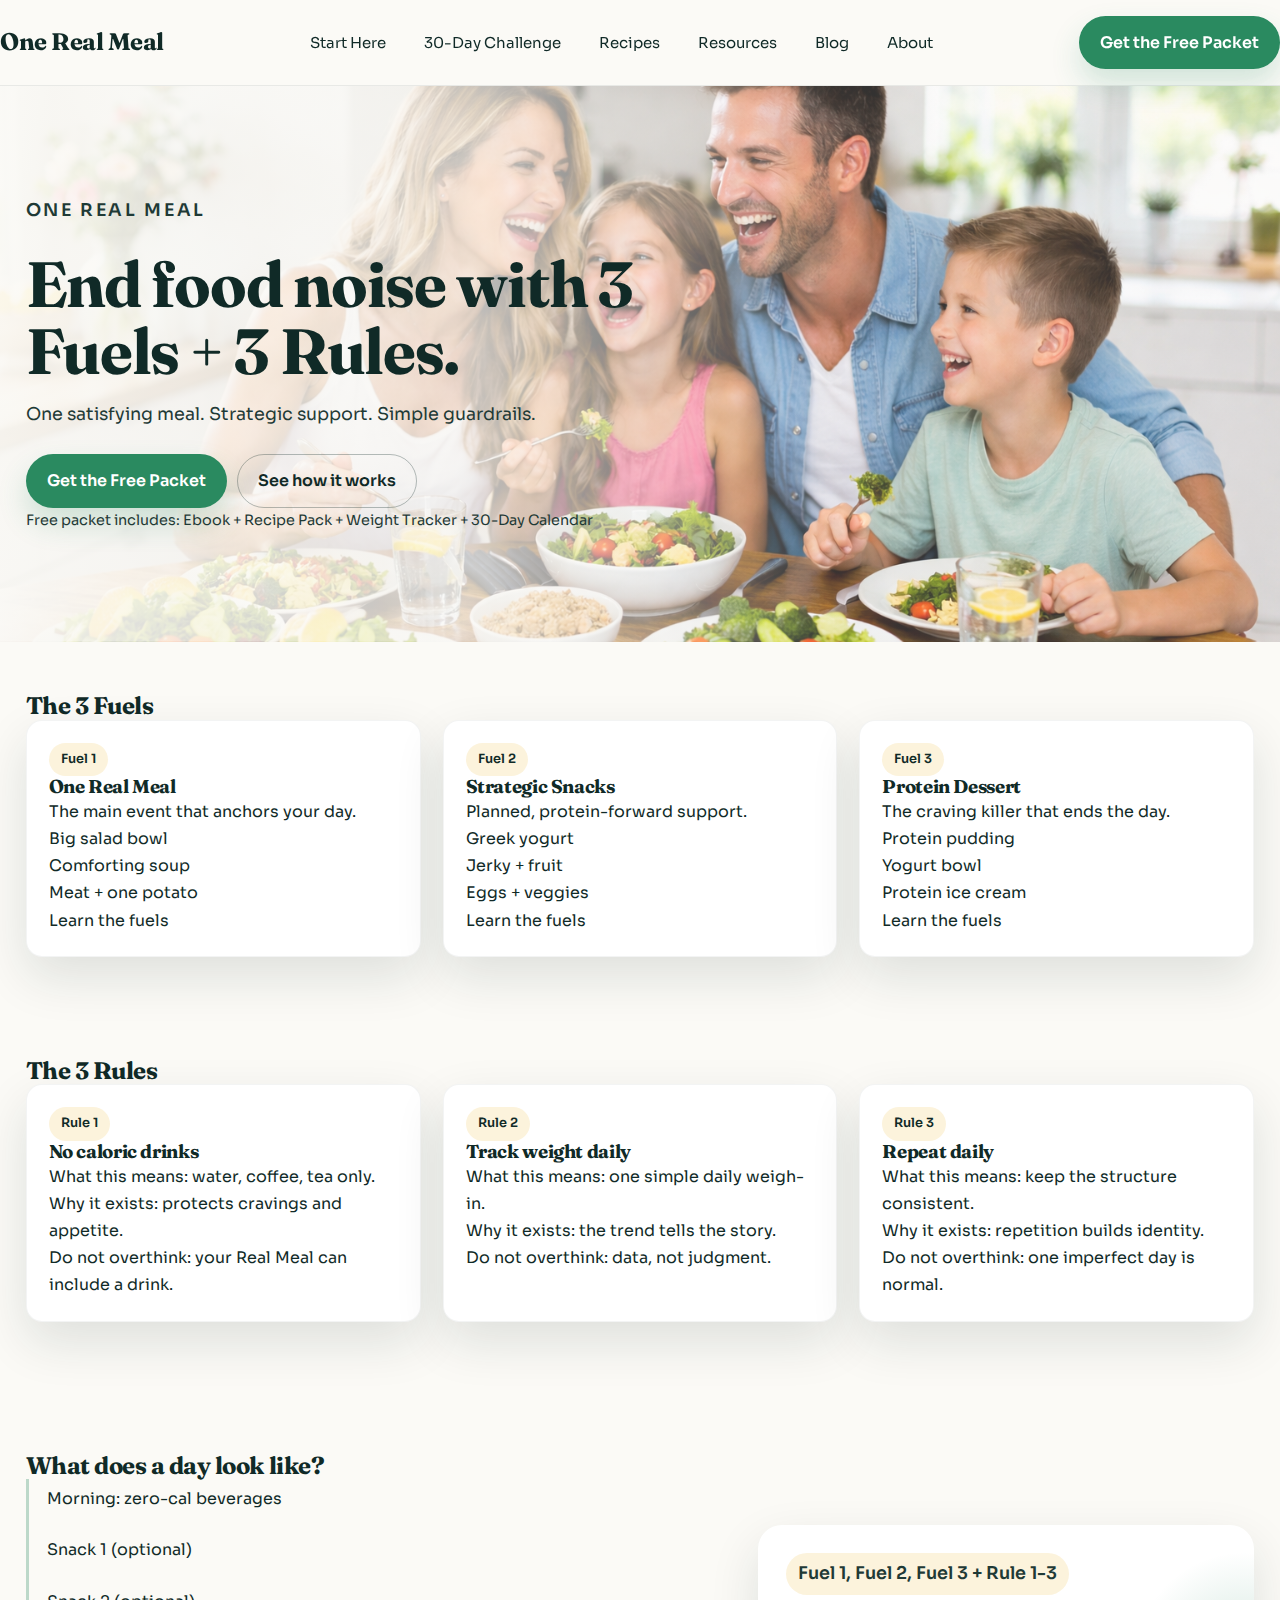
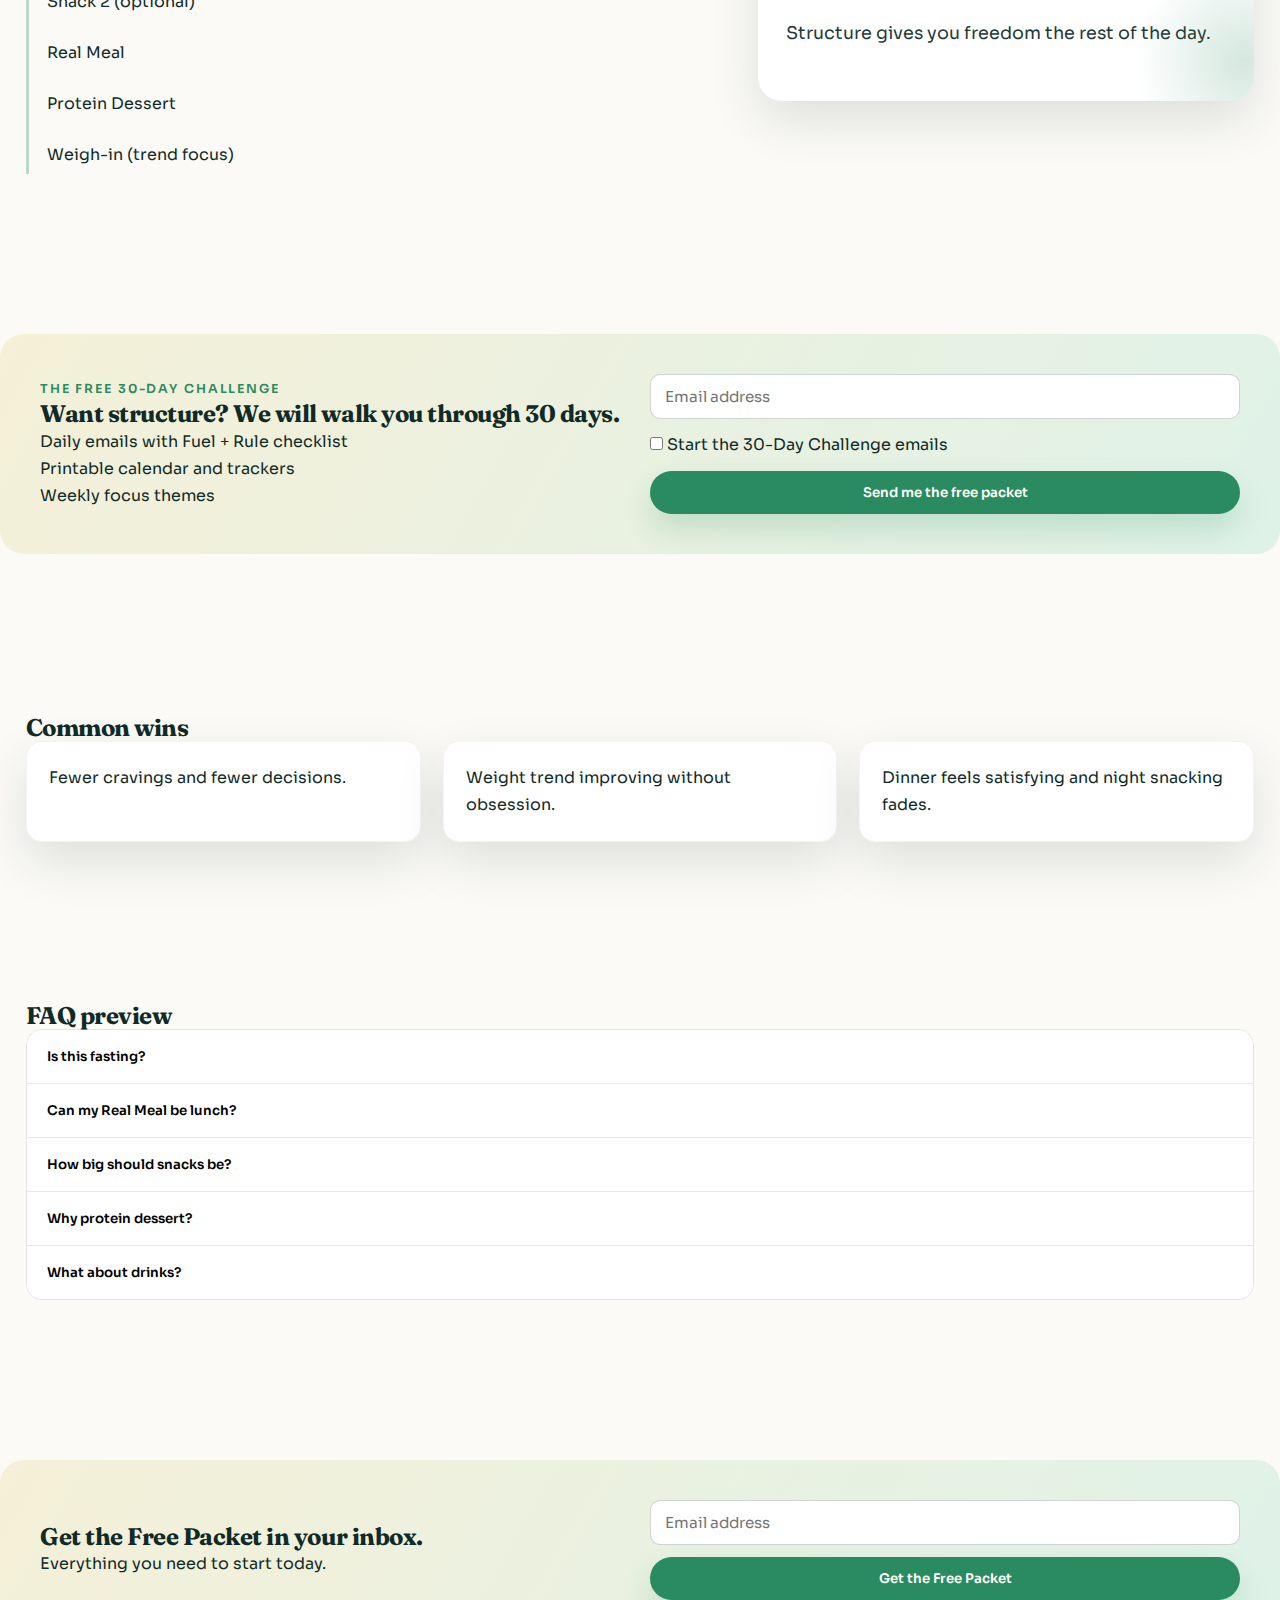
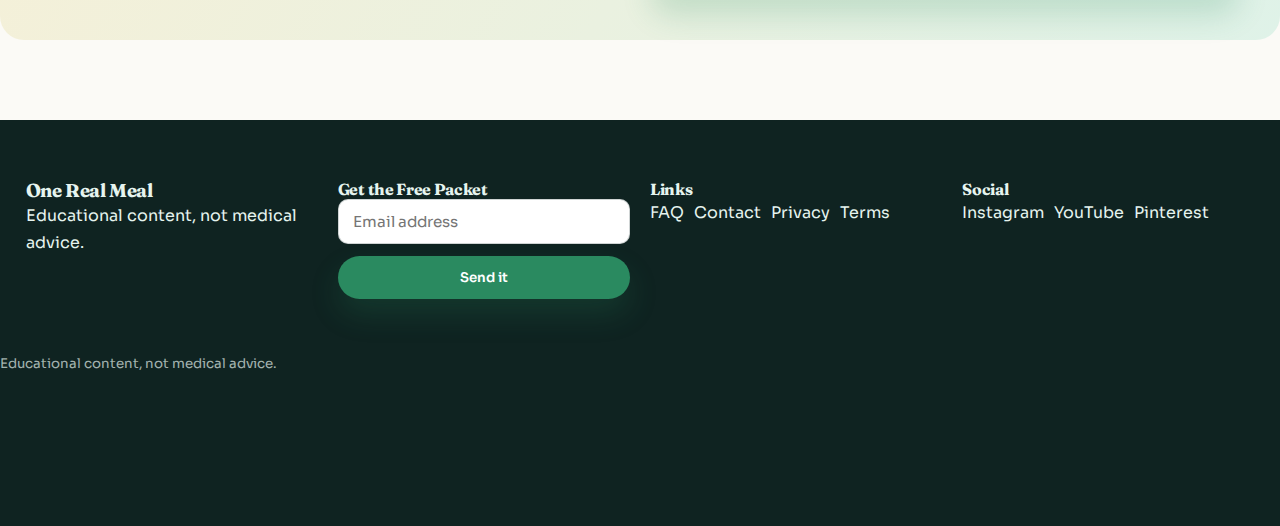
<file: index.html>
<!DOCTYPE html>
<html lang="en">
  <head>
    <meta charset="UTF-8" />
    <meta name="viewport" content="width=device-width, initial-scale=1.0" />
    <title>One Real Meal | End Food Noise With 3 Fuels + 3 Rules</title>
    <link rel="preconnect" href="https://fonts.googleapis.com" />
    <link rel="preconnect" href="https://fonts.gstatic.com" crossorigin />
    <link
      href="https://fonts.googleapis.com/css2?family=Fraunces:wght@600;700&family=Sora:wght@400;500;600&display=swap"
      rel="stylesheet"
    />
    <link rel="stylesheet" href="/assets/css/style.css" />
  </head>
  <body>
    <header class="site-header">
      <div class="container nav-wrap">
        <a class="logo" href="/index.html">One Real Meal</a>
        <nav class="nav-links" id="site-nav">
          <a href="/start-here/">Start Here</a>
          <a href="/challenge/">30-Day Challenge</a>
          <a href="/recipes/">Recipes</a>
          <a href="/resources/">Resources</a>
          <a href="/blog/">Blog</a>
          <a href="/about/">About</a>
        </nav>
        <div class="nav-cta">
          <a class="btn btn-primary" href="/resources/">Get the Free Packet</a>
        </div>
        <button class="nav-toggle" data-nav-toggle>Menu</button>
      </div>
    </header>

    <main>
      <section class="section hero-banner">
        <div class="container hero hero-banner-content">
          <div class="hero-copy">
            <p class="kicker">One Real Meal</p>
            <h1>End food noise with 3 Fuels + 3 Rules.</h1>
            <p>One satisfying meal. Strategic support. Simple guardrails.</p>
            <div class="pill-list">
              <a class="btn btn-primary" href="/resources/">Get the Free Packet</a>
              <a class="btn btn-secondary" href="/start-here/">See how it works</a>
            </div>
            <div class="micro-trust">
              <span>Free packet includes: Ebook + Recipe Pack + Weight Tracker + 30-Day Calendar</span>
            </div>
          </div>
        </div>
      </section>

      <section class="section-tight">
        <div class="container">
          <h2>The 3 Fuels</h2>
          <div class="card-grid">
            <article class="card">
              <span class="label">Fuel 1</span>
              <h3>One Real Meal</h3>
              <p>The main event that anchors your day.</p>
              <ul>
                <li>Big salad bowl</li>
                <li>Comforting soup</li>
                <li>Meat + one potato</li>
              </ul>
              <a href="/start-here/">Learn the fuels</a>
            </article>
            <article class="card">
              <span class="label">Fuel 2</span>
              <h3>Strategic Snacks</h3>
              <p>Planned, protein-forward support.</p>
              <ul>
                <li>Greek yogurt</li>
                <li>Jerky + fruit</li>
                <li>Eggs + veggies</li>
              </ul>
              <a href="/start-here/">Learn the fuels</a>
            </article>
            <article class="card">
              <span class="label">Fuel 3</span>
              <h3>Protein Dessert</h3>
              <p>The craving killer that ends the day.</p>
              <ul>
                <li>Protein pudding</li>
                <li>Yogurt bowl</li>
                <li>Protein ice cream</li>
              </ul>
              <a href="/start-here/">Learn the fuels</a>
            </article>
          </div>
        </div>
      </section>

      <section class="section-tight">
        <div class="container">
          <h2>The 3 Rules</h2>
          <div class="card-grid">
            <article class="card">
              <span class="label">Rule 1</span>
              <h3>No caloric drinks</h3>
              <ul>
                <li>What this means: water, coffee, tea only.</li>
                <li>Why it exists: protects cravings and appetite.</li>
                <li>Do not overthink: your Real Meal can include a drink.</li>
              </ul>
            </article>
            <article class="card">
              <span class="label">Rule 2</span>
              <h3>Track weight daily</h3>
              <ul>
                <li>What this means: one simple daily weigh-in.</li>
                <li>Why it exists: the trend tells the story.</li>
                <li>Do not overthink: data, not judgment.</li>
              </ul>
            </article>
            <article class="card">
              <span class="label">Rule 3</span>
              <h3>Repeat daily</h3>
              <ul>
                <li>What this means: keep the structure consistent.</li>
                <li>Why it exists: repetition builds identity.</li>
                <li>Do not overthink: one imperfect day is normal.</li>
              </ul>
            </article>
          </div>
        </div>
      </section>

      <section class="section">
        <div class="container hero">
          <div>
            <h2>What does a day look like?</h2>
            <div class="timeline">
              <div class="timeline-item">Morning: zero-cal beverages</div>
              <div class="timeline-item">Snack 1 (optional)</div>
              <div class="timeline-item">Snack 2 (optional)</div>
              <div class="timeline-item">Real Meal</div>
              <div class="timeline-item">Protein Dessert</div>
              <div class="timeline-item">Weigh-in (trend focus)</div>
            </div>
          </div>
          <div class="hero-card">
            <p class="label">Fuel 1, Fuel 2, Fuel 3 + Rule 1-3</p>
            <p>Structure gives you freedom the rest of the day.</p>
          </div>
        </div>
      </section>

      <section class="section">
        <div class="container banner">
          <div>
            <p class="kicker">The Free 30-Day Challenge</p>
            <h2>Want structure? We will walk you through 30 days.</h2>
            <ul>
              <li>Daily emails with Fuel + Rule checklist</li>
              <li>Printable calendar and trackers</li>
              <li>Weekly focus themes</li>
            </ul>
          </div>
          <form class="form js-cta-form">
            <input type="email" placeholder="Email address" required />
            <label>
              <input type="checkbox" /> Start the 30-Day Challenge emails
            </label>
            <button class="btn btn-primary" type="submit">Send me the free packet</button>
            <p class="form-success success" hidden>Success! Your packet is on the way.</p>
          </form>
        </div>
      </section>

      <section class="section">
        <div class="container">
          <h2>Common wins</h2>
          <div class="card-grid">
            <article class="card">
              <p>Fewer cravings and fewer decisions.</p>
            </article>
            <article class="card">
              <p>Weight trend improving without obsession.</p>
            </article>
            <article class="card">
              <p>Dinner feels satisfying and night snacking fades.</p>
            </article>
          </div>
        </div>
      </section>

      <section class="section">
        <div class="container">
          <h2>FAQ preview</h2>
          <div class="accordion">
            <div class="accordion-item">
              <button class="accordion-trigger">Is this fasting?</button>
              <div class="accordion-panel">No. You are still eating daily; the focus is clarity and structure.</div>
            </div>
            <div class="accordion-item">
              <button class="accordion-trigger">Can my Real Meal be lunch?</button>
              <div class="accordion-panel">Yes. Pick the time you want your main event to happen.</div>
            </div>
            <div class="accordion-item">
              <button class="accordion-trigger">How big should snacks be?</button>
              <div class="accordion-panel">Palm-sized and protein-forward.</div>
            </div>
            <div class="accordion-item">
              <button class="accordion-trigger">Why protein dessert?</button>
              <div class="accordion-panel">It closes the day and prevents night hunting.</div>
            </div>
            <div class="accordion-item">
              <button class="accordion-trigger">What about drinks?</button>
              <div class="accordion-panel">Stick to no-calorie drinks outside the meal window.</div>
            </div>
          </div>
        </div>
      </section>

      <section class="section">
        <div class="container banner">
          <div>
            <h2>Get the Free Packet in your inbox.</h2>
            <p>Everything you need to start today.</p>
          </div>
          <form class="form js-cta-form">
            <input type="email" placeholder="Email address" required />
            <button class="btn btn-primary" type="submit">Get the Free Packet</button>
            <p class="form-success success" hidden>Success! Check your inbox.</p>
          </form>
        </div>
      </section>
    </main>

    <footer class="footer">
      <div class="container footer-grid">
        <div>
          <h3>One Real Meal</h3>
          <p>Educational content, not medical advice.</p>
        </div>
        <div>
          <h4>Get the Free Packet</h4>
          <form class="form js-cta-form">
            <input type="email" placeholder="Email address" required />
            <button class="btn btn-primary" type="submit">Send it</button>
            <p class="form-success success" hidden>Success! Check your inbox.</p>
          </form>
        </div>
        <div>
          <h4>Links</h4>
          <div class="pill-list">
            <a href="/faq/">FAQ</a>
            <a href="/contact/">Contact</a>
            <a href="/privacy.html">Privacy</a>
            <a href="/terms.html">Terms</a>
          </div>
        </div>
        <div>
          <h4>Social</h4>
          <div class="pill-list">
            <a href="#">Instagram</a>
            <a href="#">YouTube</a>
            <a href="#">Pinterest</a>
          </div>
        </div>
      </div>
      <div class="container section-tight">
        <small>Educational content, not medical advice.</small>
      </div>
    </footer>

    <div class="mobile-cta">
      <a class="btn btn-primary" href="/resources/">Get the Free Packet</a>
    </div>

    <script src="/assets/js/main.js"></script>
  </body>
</html>
</file>
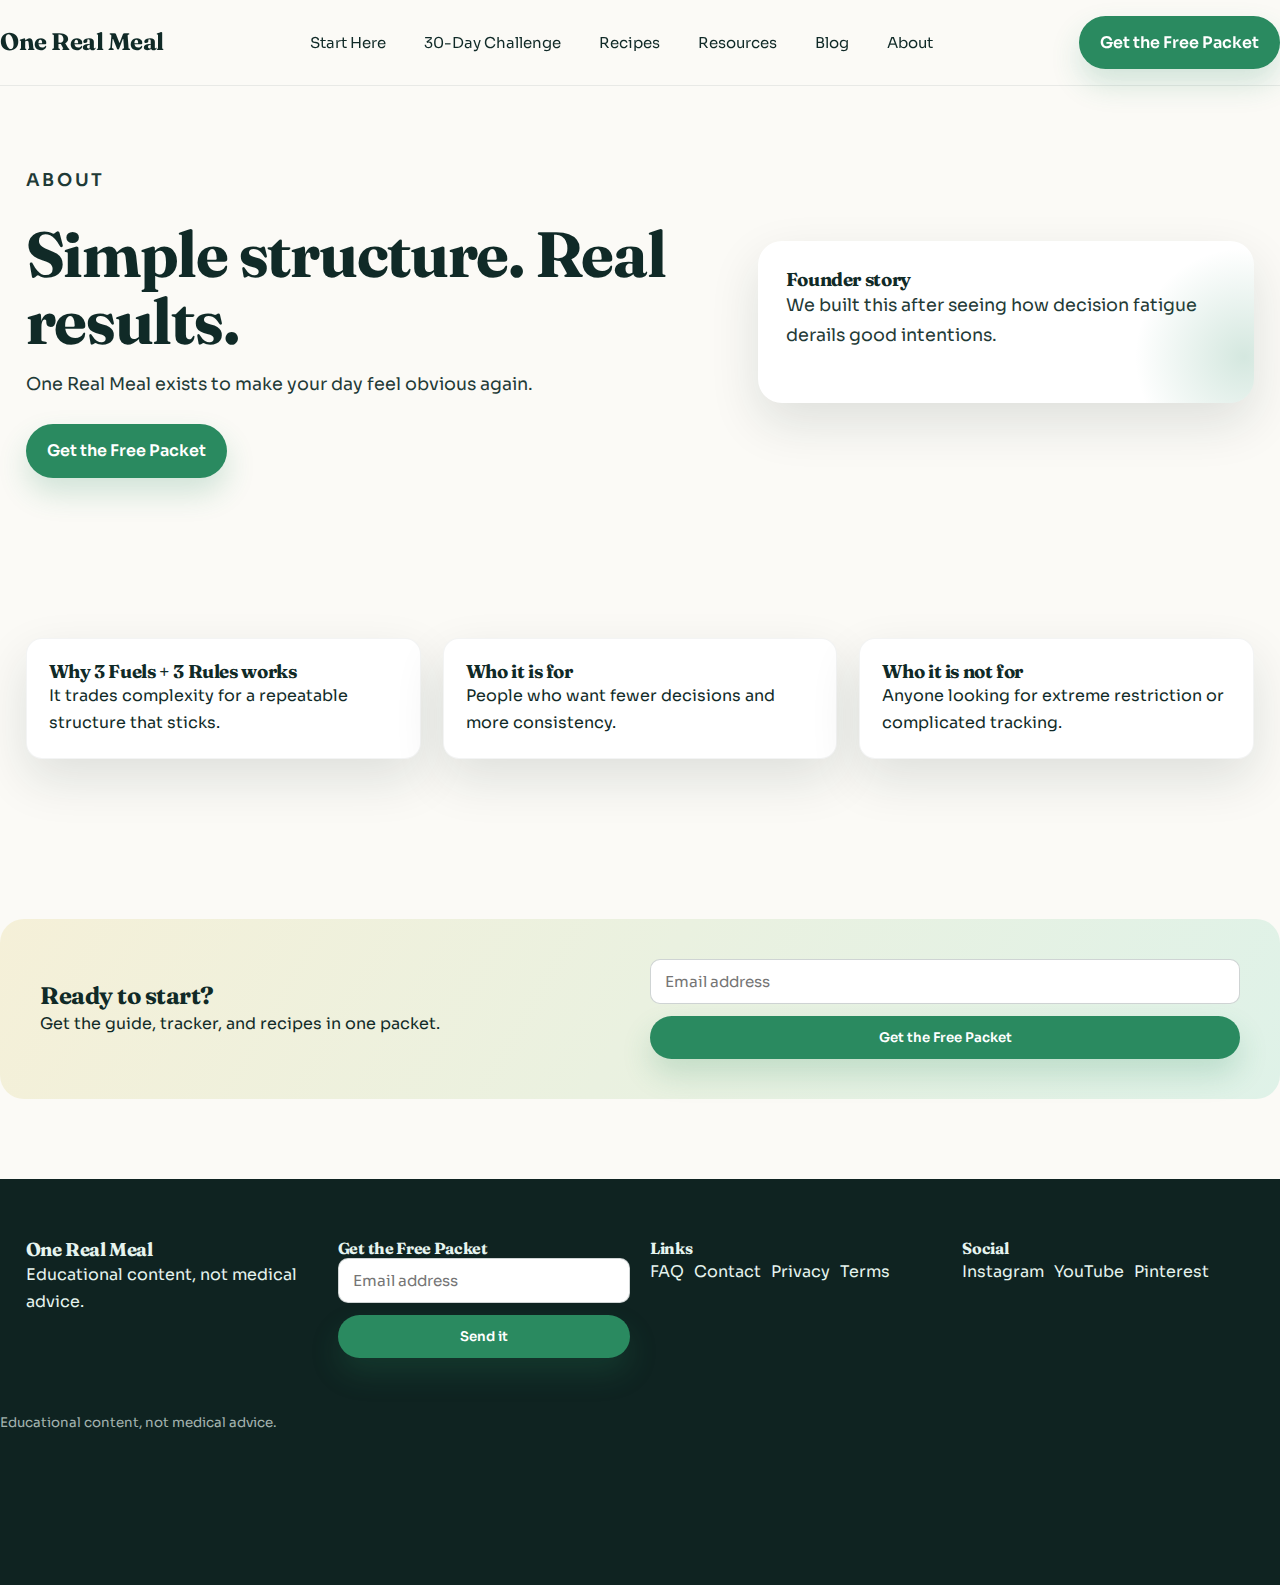
<file: about/index.html>
<!DOCTYPE html>
<html lang="en">
  <head>
    <meta charset="UTF-8" />
    <meta name="viewport" content="width=device-width, initial-scale=1.0" />
    <title>About | One Real Meal</title>
    <link rel="preconnect" href="https://fonts.googleapis.com" />
    <link rel="preconnect" href="https://fonts.gstatic.com" crossorigin />
    <link
      href="https://fonts.googleapis.com/css2?family=Fraunces:wght@600;700&family=Sora:wght@400;500;600&display=swap"
      rel="stylesheet"
    />
    <link rel="stylesheet" href="/assets/css/style.css" />
  </head>
  <body>
    <header class="site-header">
      <div class="container nav-wrap">
        <a class="logo" href="/index.html">One Real Meal</a>
        <nav class="nav-links" id="site-nav">
          <a href="/start-here/">Start Here</a>
          <a href="/challenge/">30-Day Challenge</a>
          <a href="/recipes/">Recipes</a>
          <a href="/resources/">Resources</a>
          <a href="/blog/">Blog</a>
          <a href="/about/">About</a>
        </nav>
        <div class="nav-cta">
          <a class="btn btn-primary" href="/resources/">Get the Free Packet</a>
        </div>
        <button class="nav-toggle" data-nav-toggle>Menu</button>
      </div>
    </header>

    <main>
      <section class="section">
        <div class="container hero">
          <div>
            <p class="kicker">About</p>
            <h1>Simple structure. Real results.</h1>
            <p>One Real Meal exists to make your day feel obvious again.</p>
            <a class="btn btn-primary" href="/resources/">Get the Free Packet</a>
          </div>
          <div class="hero-card">
            <h3>Founder story</h3>
            <p>We built this after seeing how decision fatigue derails good intentions.</p>
          </div>
        </div>
      </section>

      <section class="section">
        <div class="container card-grid">
          <article class="card">
            <h3>Why 3 Fuels + 3 Rules works</h3>
            <p>It trades complexity for a repeatable structure that sticks.</p>
          </article>
          <article class="card">
            <h3>Who it is for</h3>
            <p>People who want fewer decisions and more consistency.</p>
          </article>
          <article class="card">
            <h3>Who it is not for</h3>
            <p>Anyone looking for extreme restriction or complicated tracking.</p>
          </article>
        </div>
      </section>

      <section class="section">
        <div class="container banner">
          <div>
            <h2>Ready to start?</h2>
            <p>Get the guide, tracker, and recipes in one packet.</p>
          </div>
          <form class="form js-cta-form">
            <input type="email" placeholder="Email address" required />
            <button class="btn btn-primary" type="submit">Get the Free Packet</button>
            <p class="form-success success" hidden>Success! Check your inbox.</p>
          </form>
        </div>
      </section>
    </main>

    <footer class="footer">
      <div class="container footer-grid">
        <div>
          <h3>One Real Meal</h3>
          <p>Educational content, not medical advice.</p>
        </div>
        <div>
          <h4>Get the Free Packet</h4>
          <form class="form js-cta-form">
            <input type="email" placeholder="Email address" required />
            <button class="btn btn-primary" type="submit">Send it</button>
            <p class="form-success success" hidden>Success! Check your inbox.</p>
          </form>
        </div>
        <div>
          <h4>Links</h4>
          <div class="pill-list">
            <a href="/faq/">FAQ</a>
            <a href="/contact/">Contact</a>
            <a href="/privacy.html">Privacy</a>
            <a href="/terms.html">Terms</a>
          </div>
        </div>
        <div>
          <h4>Social</h4>
          <div class="pill-list">
            <a href="#">Instagram</a>
            <a href="#">YouTube</a>
            <a href="#">Pinterest</a>
          </div>
        </div>
      </div>
      <div class="container section-tight">
        <small>Educational content, not medical advice.</small>
      </div>
    </footer>

    <div class="mobile-cta">
      <a class="btn btn-primary" href="/resources/">Get the Free Packet</a>
    </div>

    <script src="/assets/js/main.js"></script>
  </body>
</html>
</file>
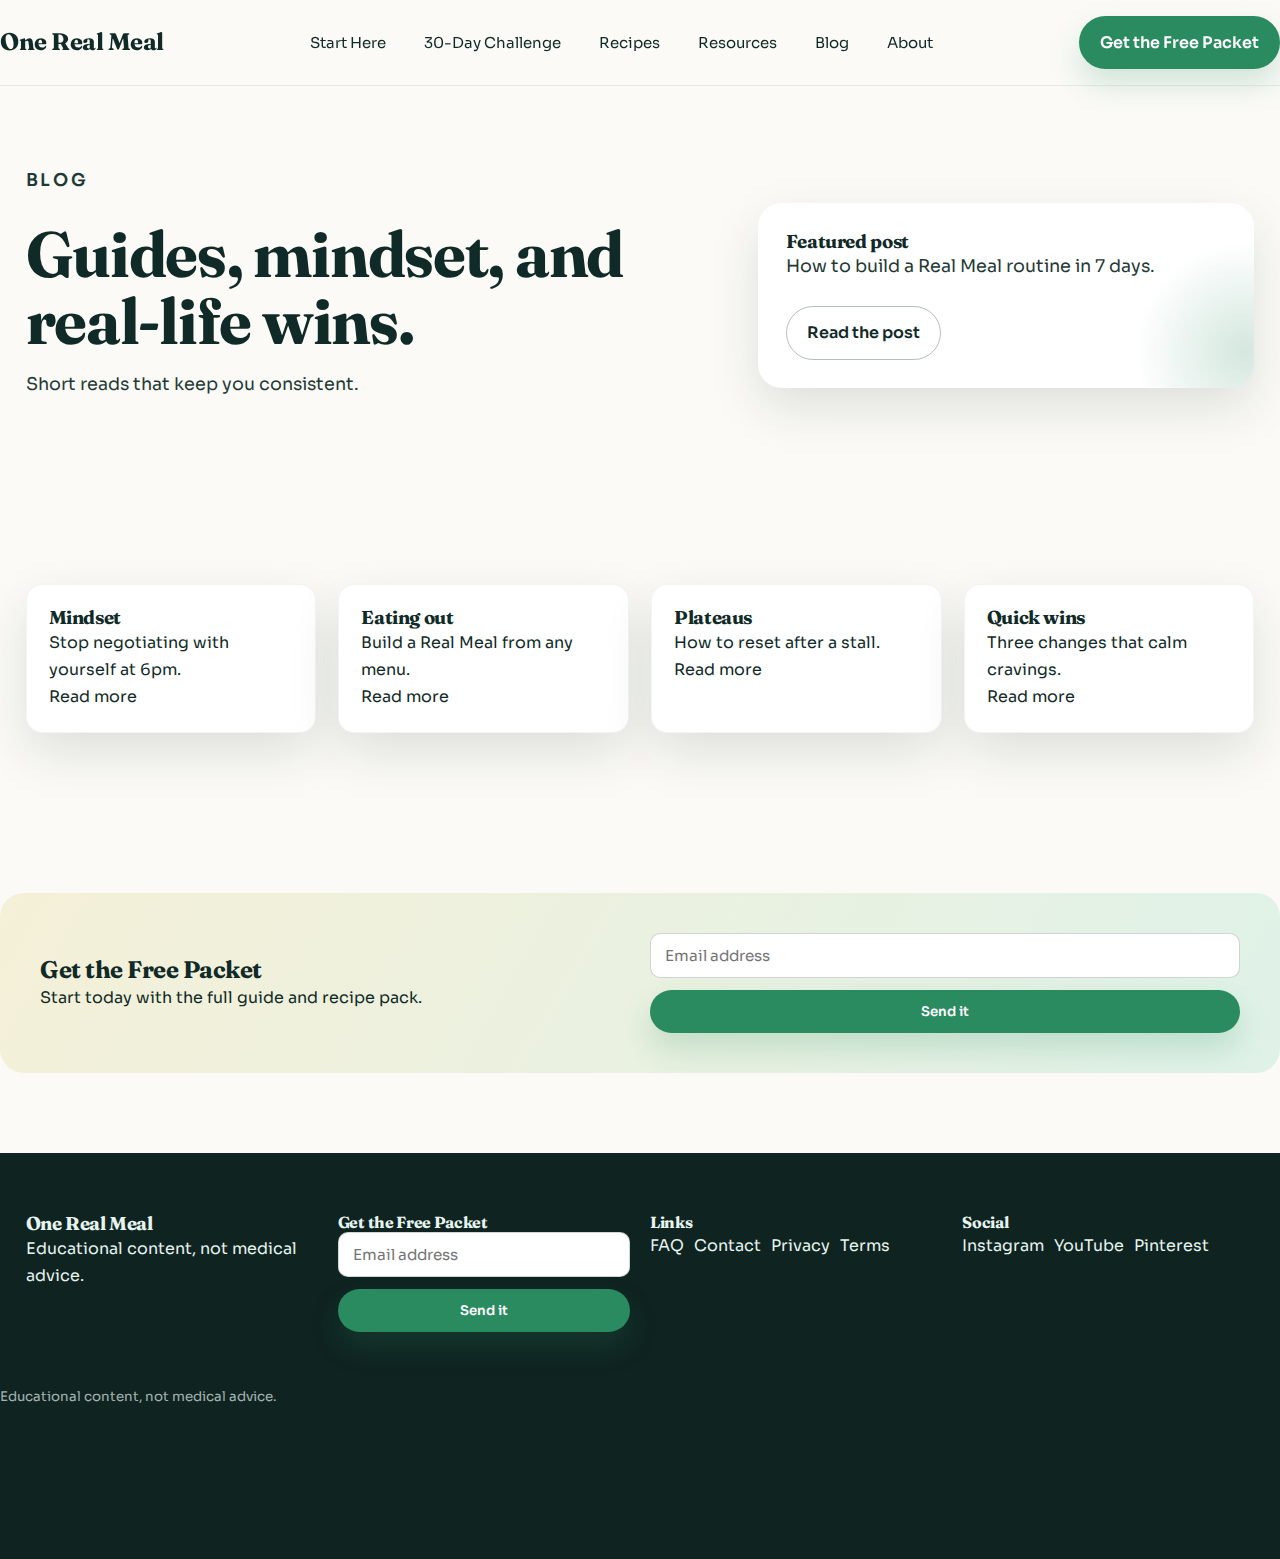
<file: blog/index.html>
<!DOCTYPE html>
<html lang="en">
  <head>
    <meta charset="UTF-8" />
    <meta name="viewport" content="width=device-width, initial-scale=1.0" />
    <title>Blog | One Real Meal</title>
    <link rel="preconnect" href="https://fonts.googleapis.com" />
    <link rel="preconnect" href="https://fonts.gstatic.com" crossorigin />
    <link
      href="https://fonts.googleapis.com/css2?family=Fraunces:wght@600;700&family=Sora:wght@400;500;600&display=swap"
      rel="stylesheet"
    />
    <link rel="stylesheet" href="/assets/css/style.css" />
  </head>
  <body>
    <header class="site-header">
      <div class="container nav-wrap">
        <a class="logo" href="/index.html">One Real Meal</a>
        <nav class="nav-links" id="site-nav">
          <a href="/start-here/">Start Here</a>
          <a href="/challenge/">30-Day Challenge</a>
          <a href="/recipes/">Recipes</a>
          <a href="/resources/">Resources</a>
          <a href="/blog/">Blog</a>
          <a href="/about/">About</a>
        </nav>
        <div class="nav-cta">
          <a class="btn btn-primary" href="/resources/">Get the Free Packet</a>
        </div>
        <button class="nav-toggle" data-nav-toggle>Menu</button>
      </div>
    </header>

    <main>
      <section class="section">
        <div class="container hero">
          <div>
            <p class="kicker">Blog</p>
            <h1>Guides, mindset, and real-life wins.</h1>
            <p>Short reads that keep you consistent.</p>
          </div>
          <div class="hero-card">
            <h3>Featured post</h3>
            <p>How to build a Real Meal routine in 7 days.</p>
            <a class="btn btn-secondary" href="/blog/post.html">Read the post</a>
          </div>
        </div>
      </section>

      <section class="section">
        <div class="container">
          <div class="card-grid">
            <article class="card">
              <h3>Mindset</h3>
              <p>Stop negotiating with yourself at 6pm.</p>
              <a href="/blog/post.html">Read more</a>
            </article>
            <article class="card">
              <h3>Eating out</h3>
              <p>Build a Real Meal from any menu.</p>
              <a href="/blog/post.html">Read more</a>
            </article>
            <article class="card">
              <h3>Plateaus</h3>
              <p>How to reset after a stall.</p>
              <a href="/blog/post.html">Read more</a>
            </article>
            <article class="card">
              <h3>Quick wins</h3>
              <p>Three changes that calm cravings.</p>
              <a href="/blog/post.html">Read more</a>
            </article>
          </div>
        </div>
      </section>

      <section class="section">
        <div class="container banner">
          <div>
            <h2>Get the Free Packet</h2>
            <p>Start today with the full guide and recipe pack.</p>
          </div>
          <form class="form js-cta-form">
            <input type="email" placeholder="Email address" required />
            <button class="btn btn-primary" type="submit">Send it</button>
            <p class="form-success success" hidden>Success! Check your inbox.</p>
          </form>
        </div>
      </section>
    </main>

    <footer class="footer">
      <div class="container footer-grid">
        <div>
          <h3>One Real Meal</h3>
          <p>Educational content, not medical advice.</p>
        </div>
        <div>
          <h4>Get the Free Packet</h4>
          <form class="form js-cta-form">
            <input type="email" placeholder="Email address" required />
            <button class="btn btn-primary" type="submit">Send it</button>
            <p class="form-success success" hidden>Success! Check your inbox.</p>
          </form>
        </div>
        <div>
          <h4>Links</h4>
          <div class="pill-list">
            <a href="/faq/">FAQ</a>
            <a href="/contact/">Contact</a>
            <a href="/privacy.html">Privacy</a>
            <a href="/terms.html">Terms</a>
          </div>
        </div>
        <div>
          <h4>Social</h4>
          <div class="pill-list">
            <a href="#">Instagram</a>
            <a href="#">YouTube</a>
            <a href="#">Pinterest</a>
          </div>
        </div>
      </div>
      <div class="container section-tight">
        <small>Educational content, not medical advice.</small>
      </div>
    </footer>

    <div class="mobile-cta">
      <a class="btn btn-primary" href="/resources/">Get the Free Packet</a>
    </div>

    <script src="/assets/js/main.js"></script>
  </body>
</html>
</file>
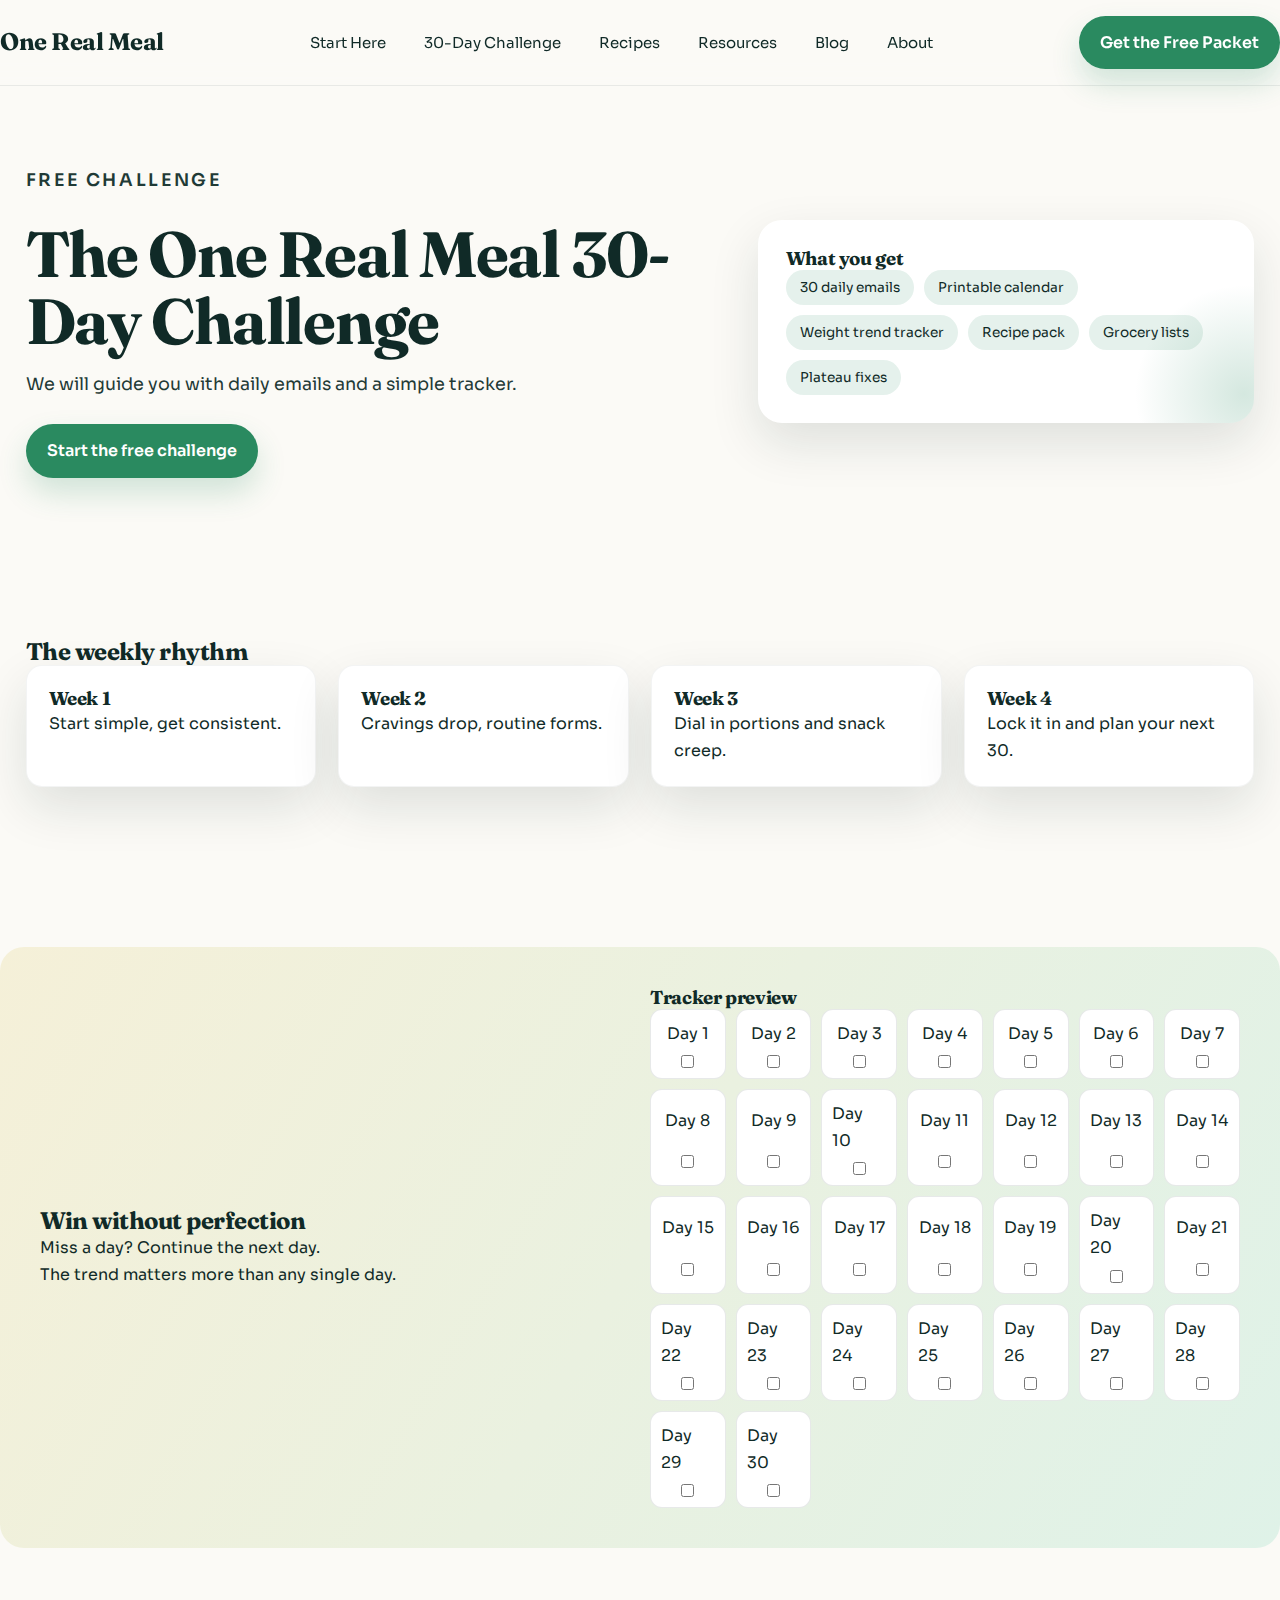
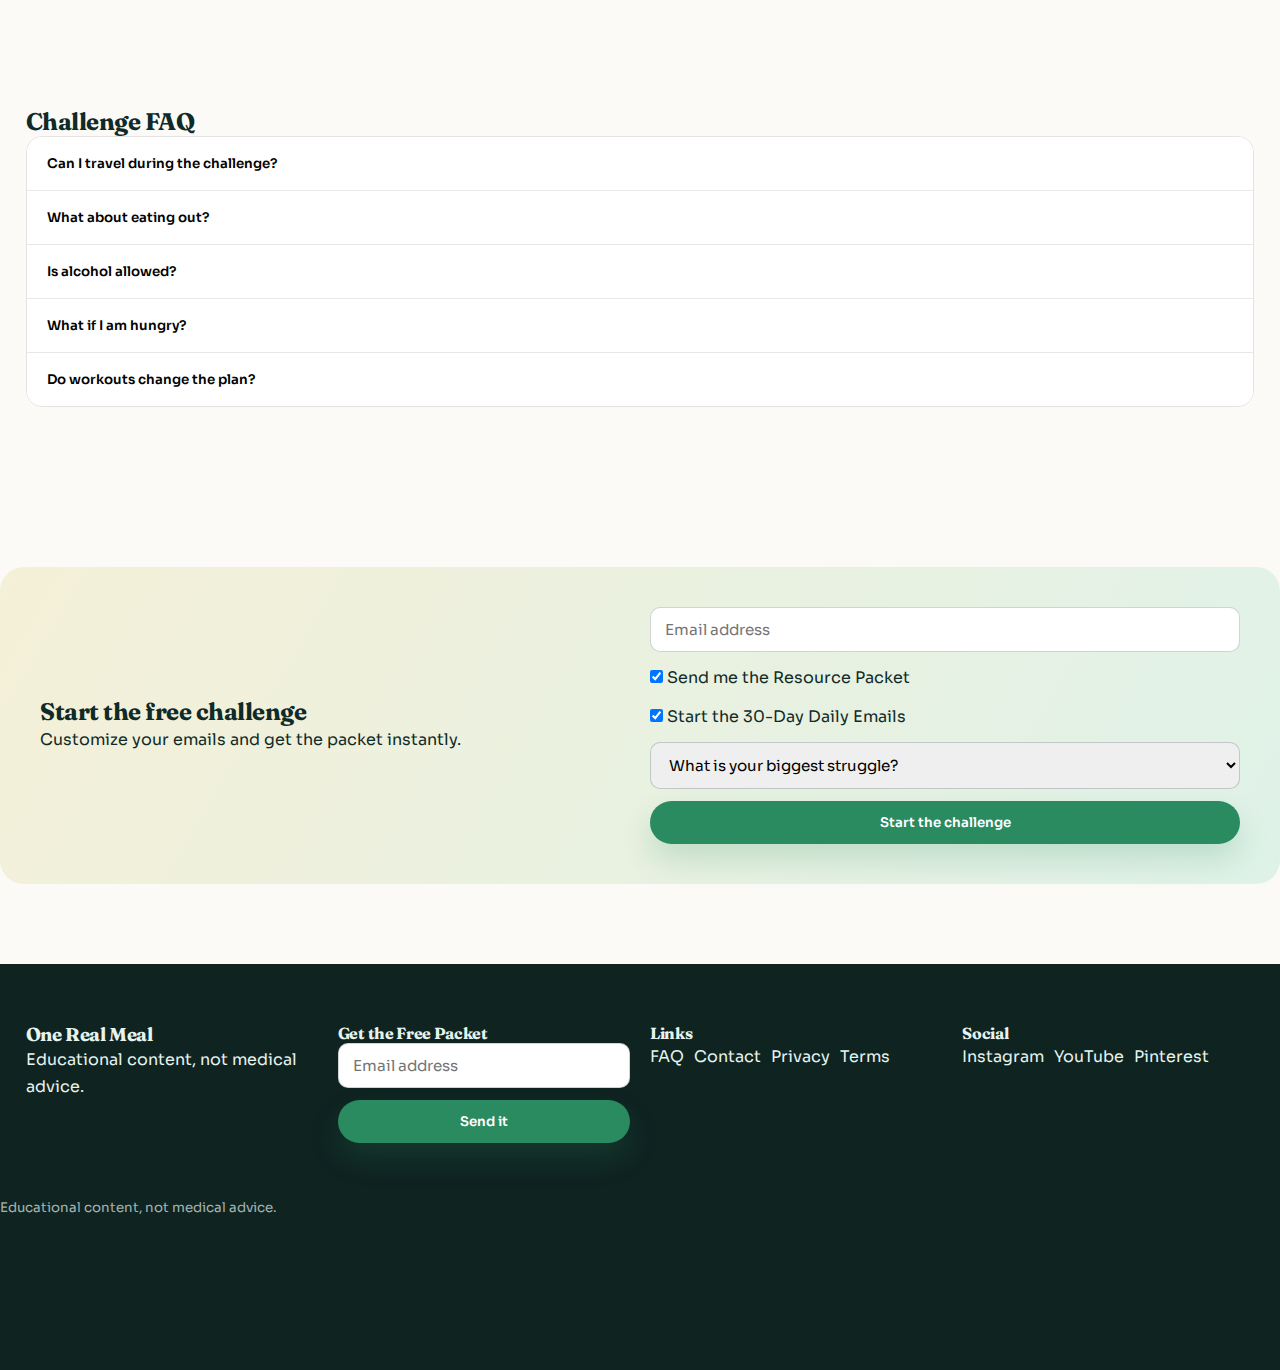
<file: challenge/index.html>
<!DOCTYPE html>
<html lang="en">
  <head>
    <meta charset="UTF-8" />
    <meta name="viewport" content="width=device-width, initial-scale=1.0" />
    <title>30-Day Challenge | One Real Meal</title>
    <link rel="preconnect" href="https://fonts.googleapis.com" />
    <link rel="preconnect" href="https://fonts.gstatic.com" crossorigin />
    <link
      href="https://fonts.googleapis.com/css2?family=Fraunces:wght@600;700&family=Sora:wght@400;500;600&display=swap"
      rel="stylesheet"
    />
    <link rel="stylesheet" href="/assets/css/style.css" />
  </head>
  <body>
    <header class="site-header">
      <div class="container nav-wrap">
        <a class="logo" href="/index.html">One Real Meal</a>
        <nav class="nav-links" id="site-nav">
          <a href="/start-here/">Start Here</a>
          <a href="/challenge/">30-Day Challenge</a>
          <a href="/recipes/">Recipes</a>
          <a href="/resources/">Resources</a>
          <a href="/blog/">Blog</a>
          <a href="/about/">About</a>
        </nav>
        <div class="nav-cta">
          <a class="btn btn-primary" href="/resources/">Get the Free Packet</a>
        </div>
        <button class="nav-toggle" data-nav-toggle>Menu</button>
      </div>
    </header>

    <main>
      <section class="section">
        <div class="container hero">
          <div>
            <p class="kicker">Free Challenge</p>
            <h1>The One Real Meal 30-Day Challenge</h1>
            <p>We will guide you with daily emails and a simple tracker.</p>
            <a class="btn btn-primary" href="#challenge-form">Start the free challenge</a>
          </div>
          <div class="hero-card">
            <h3>What you get</h3>
            <div class="pill-list">
              <span class="pill">30 daily emails</span>
              <span class="pill">Printable calendar</span>
              <span class="pill">Weight trend tracker</span>
              <span class="pill">Recipe pack</span>
              <span class="pill">Grocery lists</span>
              <span class="pill">Plateau fixes</span>
            </div>
          </div>
        </div>
      </section>

      <section class="section">
        <div class="container">
          <h2>The weekly rhythm</h2>
          <div class="card-grid">
            <article class="card">
              <h3>Week 1</h3>
              <p>Start simple, get consistent.</p>
            </article>
            <article class="card">
              <h3>Week 2</h3>
              <p>Cravings drop, routine forms.</p>
            </article>
            <article class="card">
              <h3>Week 3</h3>
              <p>Dial in portions and snack creep.</p>
            </article>
            <article class="card">
              <h3>Week 4</h3>
              <p>Lock it in and plan your next 30.</p>
            </article>
          </div>
        </div>
      </section>

      <section class="section">
        <div class="container banner">
          <div>
            <h2>Win without perfection</h2>
            <ul>
              <li>Miss a day? Continue the next day.</li>
              <li>The trend matters more than any single day.</li>
            </ul>
          </div>
          <div>
            <h3>Tracker preview</h3>
            <div id="challenge-tracker" class="tracker-grid"></div>
          </div>
        </div>
      </section>

      <section class="section">
        <div class="container">
          <h2>Challenge FAQ</h2>
          <div class="accordion">
            <div class="accordion-item">
              <button class="accordion-trigger">Can I travel during the challenge?</button>
              <div class="accordion-panel">Yes. Keep the rules simple and repeatable on the road.</div>
            </div>
            <div class="accordion-item">
              <button class="accordion-trigger">What about eating out?</button>
              <div class="accordion-panel">Use the Real Meal rules and keep snacks protein-forward.</div>
            </div>
            <div class="accordion-item">
              <button class="accordion-trigger">Is alcohol allowed?</button>
              <div class="accordion-panel">We recommend skipping or limiting alcohol to protect momentum.</div>
            </div>
            <div class="accordion-item">
              <button class="accordion-trigger">What if I am hungry?</button>
              <div class="accordion-panel">Increase protein and volume at your Real Meal.</div>
            </div>
            <div class="accordion-item">
              <button class="accordion-trigger">Do workouts change the plan?</button>
              <div class="accordion-panel">Focus on recovery and keep the structure consistent.</div>
            </div>
          </div>
        </div>
      </section>

      <section class="section" id="challenge-form">
        <div class="container banner">
          <div>
            <h2>Start the free challenge</h2>
            <p>Customize your emails and get the packet instantly.</p>
          </div>
          <form class="form js-cta-form">
            <input type="email" placeholder="Email address" required />
            <label>
              <input type="checkbox" checked /> Send me the Resource Packet
            </label>
            <label>
              <input type="checkbox" checked /> Start the 30-Day Daily Emails
            </label>
            <select>
              <option value="">What is your biggest struggle?</option>
              <option>Lose weight</option>
              <option>Maintain</option>
              <option>Reduce cravings</option>
              <option>Simplicity</option>
            </select>
            <button class="btn btn-primary" type="submit">Start the challenge</button>
            <p class="form-success success" hidden>Success! Check your inbox.</p>
          </form>
        </div>
      </section>
    </main>

    <footer class="footer">
      <div class="container footer-grid">
        <div>
          <h3>One Real Meal</h3>
          <p>Educational content, not medical advice.</p>
        </div>
        <div>
          <h4>Get the Free Packet</h4>
          <form class="form js-cta-form">
            <input type="email" placeholder="Email address" required />
            <button class="btn btn-primary" type="submit">Send it</button>
            <p class="form-success success" hidden>Success! Check your inbox.</p>
          </form>
        </div>
        <div>
          <h4>Links</h4>
          <div class="pill-list">
            <a href="/faq/">FAQ</a>
            <a href="/contact/">Contact</a>
            <a href="/privacy.html">Privacy</a>
            <a href="/terms.html">Terms</a>
          </div>
        </div>
        <div>
          <h4>Social</h4>
          <div class="pill-list">
            <a href="#">Instagram</a>
            <a href="#">YouTube</a>
            <a href="#">Pinterest</a>
          </div>
        </div>
      </div>
      <div class="container section-tight">
        <small>Educational content, not medical advice.</small>
      </div>
    </footer>

    <div class="mobile-cta">
      <a class="btn btn-primary" href="/resources/">Get the Free Packet</a>
    </div>

    <script src="/assets/js/main.js"></script>
    <script src="/assets/js/challenge.js"></script>
  </body>
</html>
</file>
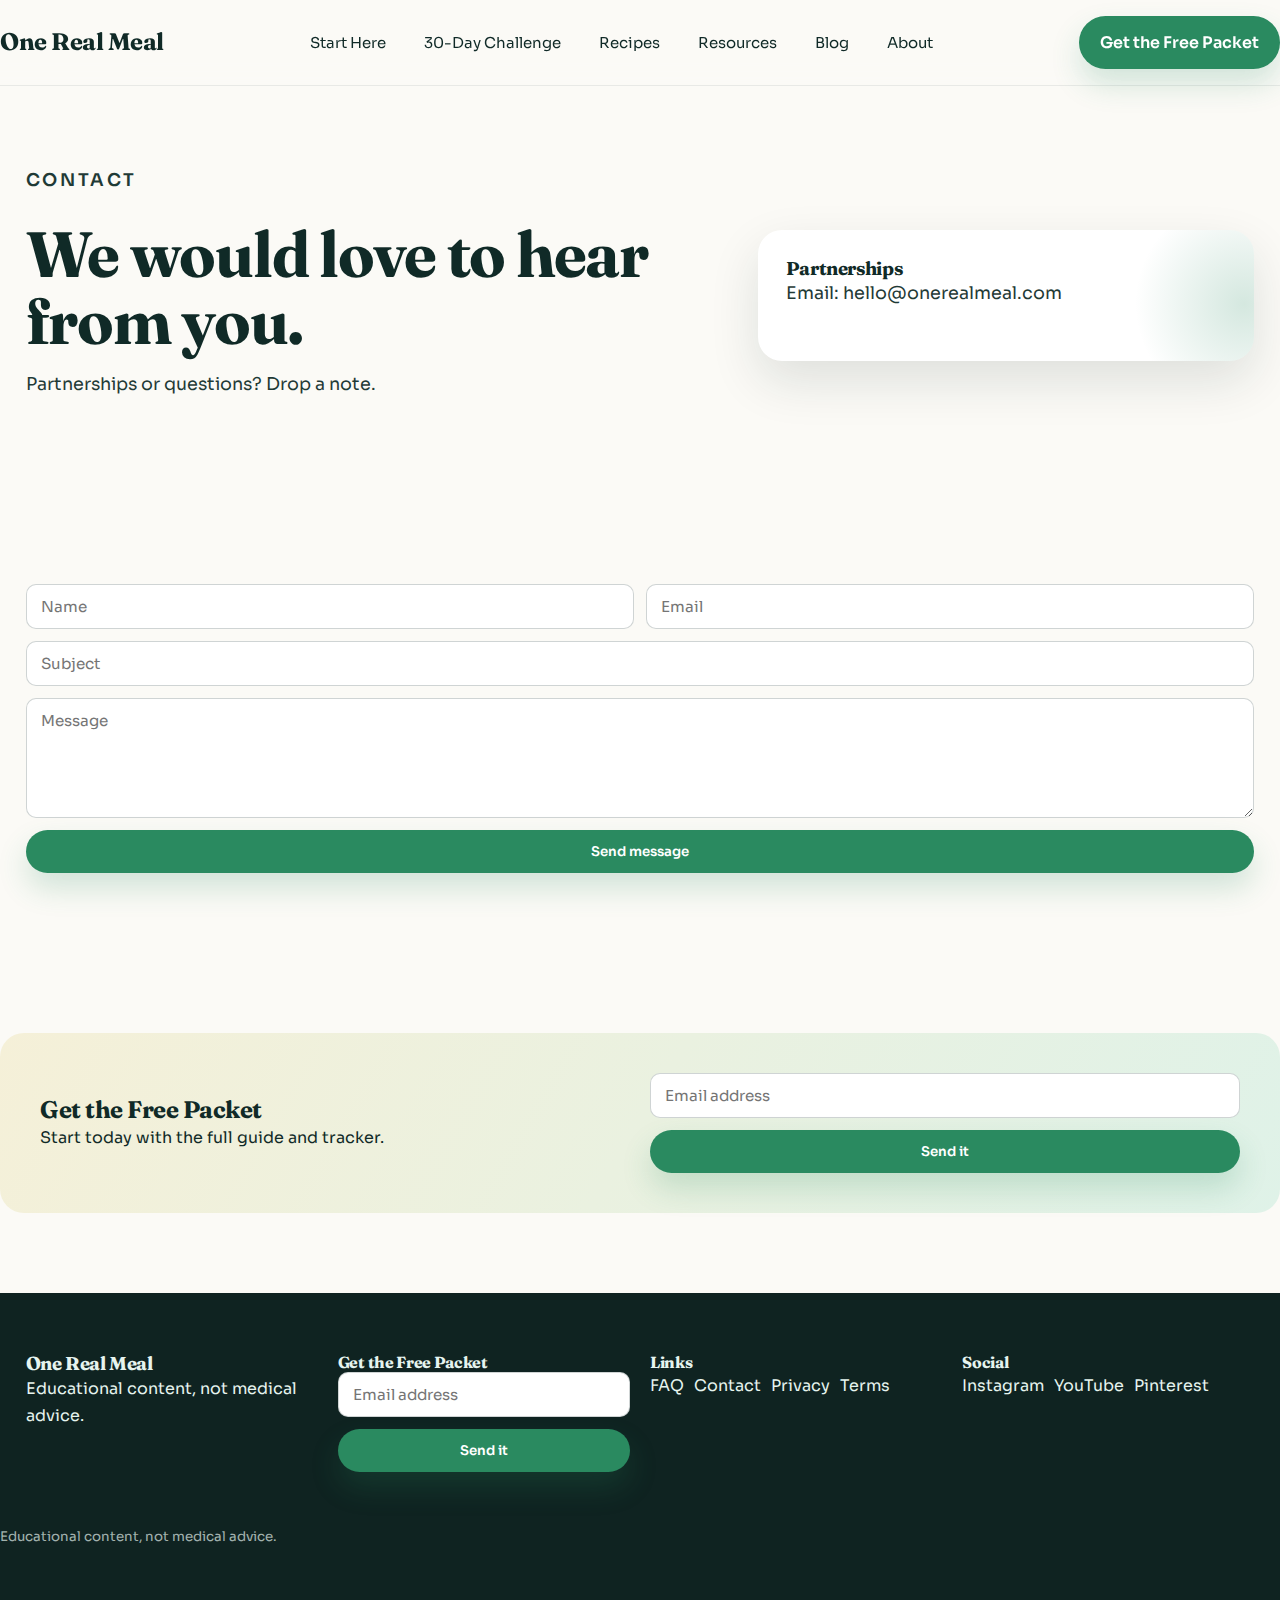
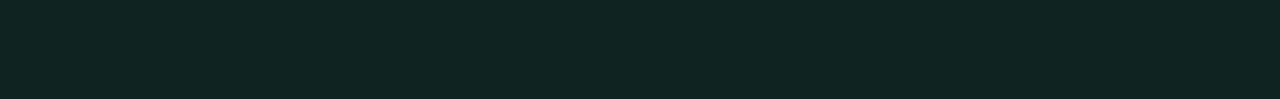
<file: contact/index.html>
<!DOCTYPE html>
<html lang="en">
  <head>
    <meta charset="UTF-8" />
    <meta name="viewport" content="width=device-width, initial-scale=1.0" />
    <title>Contact | One Real Meal</title>
    <link rel="preconnect" href="https://fonts.googleapis.com" />
    <link rel="preconnect" href="https://fonts.gstatic.com" crossorigin />
    <link
      href="https://fonts.googleapis.com/css2?family=Fraunces:wght@600;700&family=Sora:wght@400;500;600&display=swap"
      rel="stylesheet"
    />
    <link rel="stylesheet" href="/assets/css/style.css" />
  </head>
  <body>
    <header class="site-header">
      <div class="container nav-wrap">
        <a class="logo" href="/index.html">One Real Meal</a>
        <nav class="nav-links" id="site-nav">
          <a href="/start-here/">Start Here</a>
          <a href="/challenge/">30-Day Challenge</a>
          <a href="/recipes/">Recipes</a>
          <a href="/resources/">Resources</a>
          <a href="/blog/">Blog</a>
          <a href="/about/">About</a>
        </nav>
        <div class="nav-cta">
          <a class="btn btn-primary" href="/resources/">Get the Free Packet</a>
        </div>
        <button class="nav-toggle" data-nav-toggle>Menu</button>
      </div>
    </header>

    <main>
      <section class="section">
        <div class="container hero">
          <div>
            <p class="kicker">Contact</p>
            <h1>We would love to hear from you.</h1>
            <p>Partnerships or questions? Drop a note.</p>
          </div>
          <div class="hero-card">
            <h3>Partnerships</h3>
            <p>Email: hello@onerealmeal.com</p>
          </div>
        </div>
      </section>

      <section class="section">
        <div class="container">
          <form class="form">
            <div class="row">
              <input type="text" placeholder="Name" />
              <input type="email" placeholder="Email" required />
            </div>
            <input type="text" placeholder="Subject" />
            <textarea placeholder="Message"></textarea>
            <button class="btn btn-primary" type="submit">Send message</button>
          </form>
        </div>
      </section>

      <section class="section">
        <div class="container banner">
          <div>
            <h2>Get the Free Packet</h2>
            <p>Start today with the full guide and tracker.</p>
          </div>
          <form class="form js-cta-form">
            <input type="email" placeholder="Email address" required />
            <button class="btn btn-primary" type="submit">Send it</button>
            <p class="form-success success" hidden>Success! Check your inbox.</p>
          </form>
        </div>
      </section>
    </main>

    <footer class="footer">
      <div class="container footer-grid">
        <div>
          <h3>One Real Meal</h3>
          <p>Educational content, not medical advice.</p>
        </div>
        <div>
          <h4>Get the Free Packet</h4>
          <form class="form js-cta-form">
            <input type="email" placeholder="Email address" required />
            <button class="btn btn-primary" type="submit">Send it</button>
            <p class="form-success success" hidden>Success! Check your inbox.</p>
          </form>
        </div>
        <div>
          <h4>Links</h4>
          <div class="pill-list">
            <a href="/faq/">FAQ</a>
            <a href="/contact/">Contact</a>
            <a href="/privacy.html">Privacy</a>
            <a href="/terms.html">Terms</a>
          </div>
        </div>
        <div>
          <h4>Social</h4>
          <div class="pill-list">
            <a href="#">Instagram</a>
            <a href="#">YouTube</a>
            <a href="#">Pinterest</a>
          </div>
        </div>
      </div>
      <div class="container section-tight">
        <small>Educational content, not medical advice.</small>
      </div>
    </footer>

    <div class="mobile-cta">
      <a class="btn btn-primary" href="/resources/">Get the Free Packet</a>
    </div>

    <script src="/assets/js/main.js"></script>
  </body>
</html>
</file>
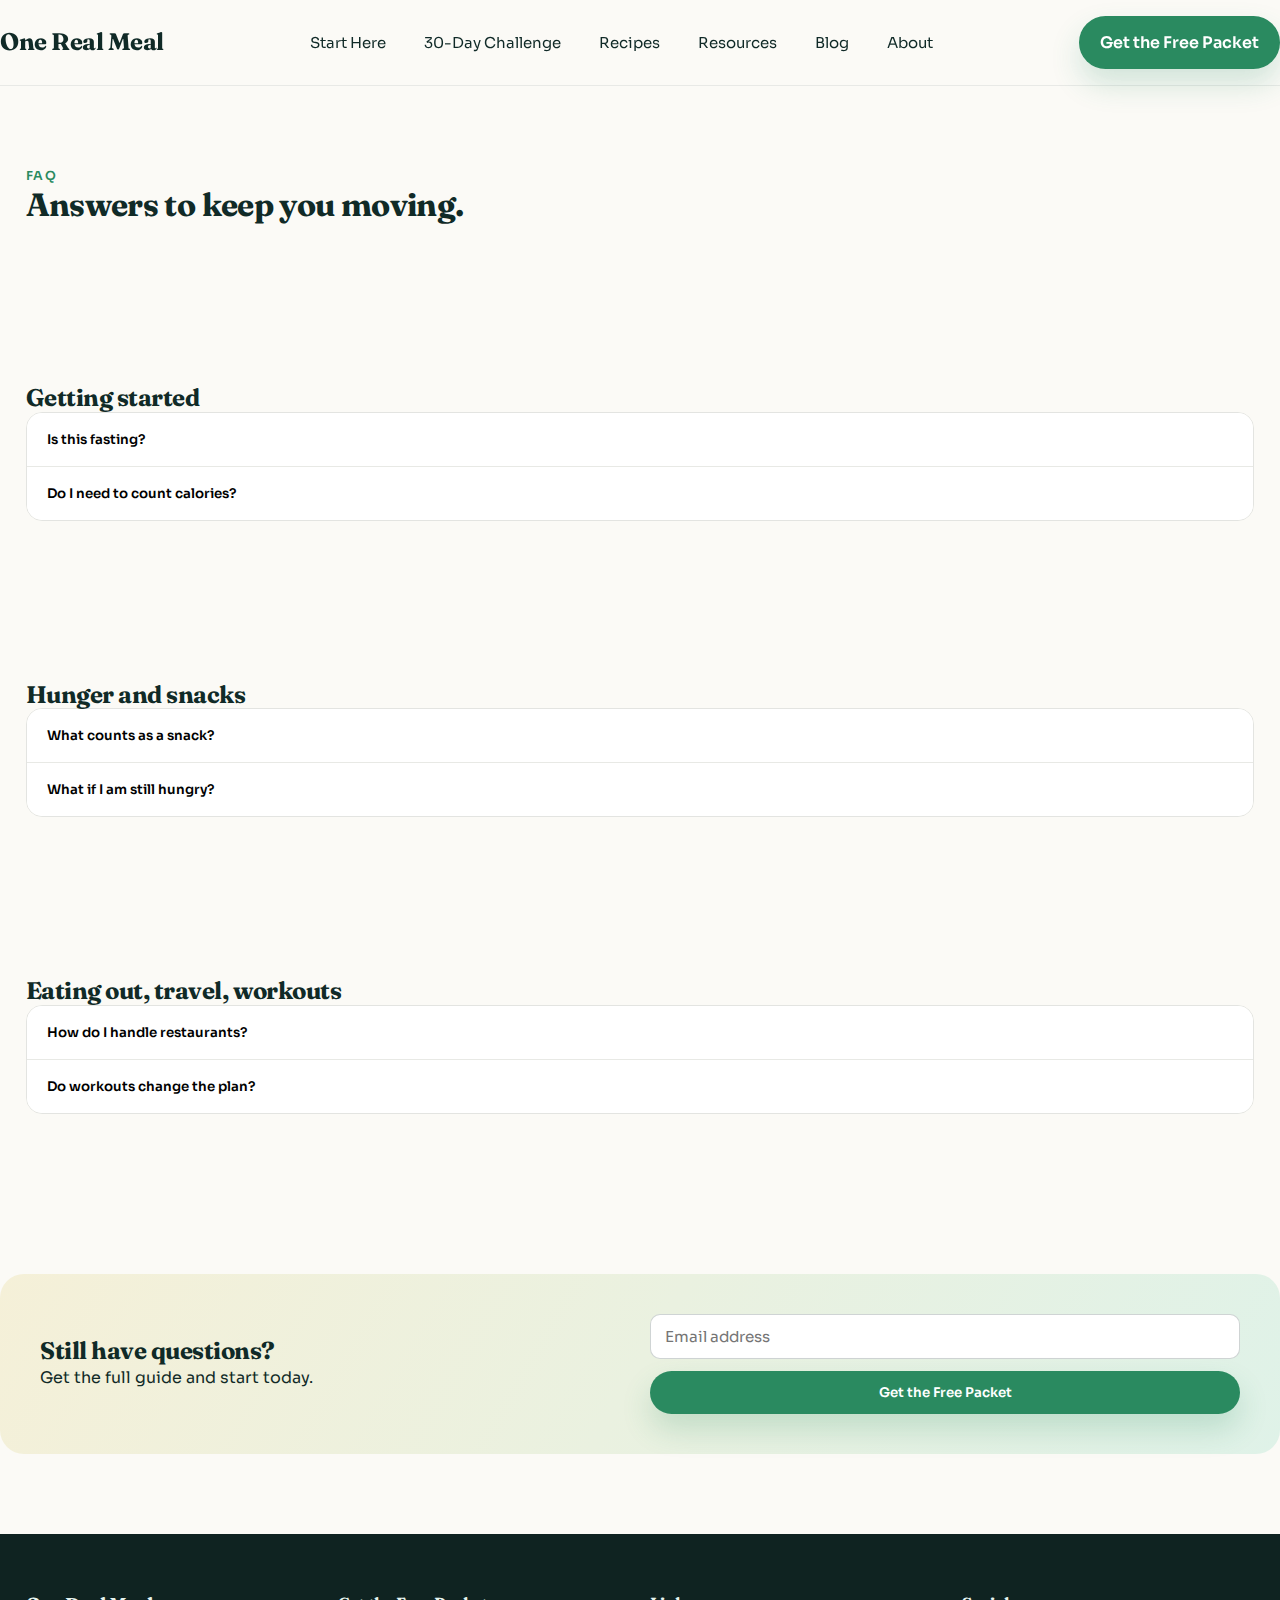
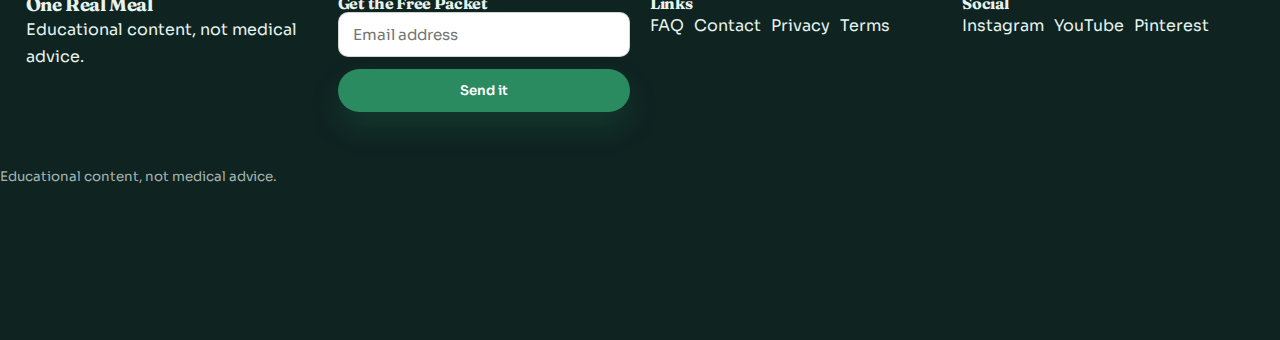
<file: faq/index.html>
<!DOCTYPE html>
<html lang="en">
  <head>
    <meta charset="UTF-8" />
    <meta name="viewport" content="width=device-width, initial-scale=1.0" />
    <title>FAQ | One Real Meal</title>
    <link rel="preconnect" href="https://fonts.googleapis.com" />
    <link rel="preconnect" href="https://fonts.gstatic.com" crossorigin />
    <link
      href="https://fonts.googleapis.com/css2?family=Fraunces:wght@600;700&family=Sora:wght@400;500;600&display=swap"
      rel="stylesheet"
    />
    <link rel="stylesheet" href="/assets/css/style.css" />
  </head>
  <body>
    <header class="site-header">
      <div class="container nav-wrap">
        <a class="logo" href="/index.html">One Real Meal</a>
        <nav class="nav-links" id="site-nav">
          <a href="/start-here/">Start Here</a>
          <a href="/challenge/">30-Day Challenge</a>
          <a href="/recipes/">Recipes</a>
          <a href="/resources/">Resources</a>
          <a href="/blog/">Blog</a>
          <a href="/about/">About</a>
        </nav>
        <div class="nav-cta">
          <a class="btn btn-primary" href="/resources/">Get the Free Packet</a>
        </div>
        <button class="nav-toggle" data-nav-toggle>Menu</button>
      </div>
    </header>

    <main>
      <section class="section">
        <div class="container">
          <p class="kicker">FAQ</p>
          <h1>Answers to keep you moving.</h1>
        </div>
      </section>

      <section class="section">
        <div class="container">
          <h2>Getting started</h2>
          <div class="accordion">
            <div class="accordion-item">
              <button class="accordion-trigger">Is this fasting?</button>
              <div class="accordion-panel">No. You are still eating daily with structure.</div>
            </div>
            <div class="accordion-item">
              <button class="accordion-trigger">Do I need to count calories?</button>
              <div class="accordion-panel">No counting needed. Focus on the structure.</div>
            </div>
          </div>
        </div>
      </section>

      <section class="section">
        <div class="container">
          <h2>Hunger and snacks</h2>
          <div class="accordion">
            <div class="accordion-item">
              <button class="accordion-trigger">What counts as a snack?</button>
              <div class="accordion-panel">Protein-forward, palm-sized, and planned.</div>
            </div>
            <div class="accordion-item">
              <button class="accordion-trigger">What if I am still hungry?</button>
              <div class="accordion-panel">Increase protein and volume at your Real Meal.</div>
            </div>
          </div>
        </div>
      </section>

      <section class="section">
        <div class="container">
          <h2>Eating out, travel, workouts</h2>
          <div class="accordion">
            <div class="accordion-item">
              <button class="accordion-trigger">How do I handle restaurants?</button>
              <div class="accordion-panel">Build a Real Meal: protein, veg, fat.</div>
            </div>
            <div class="accordion-item">
              <button class="accordion-trigger">Do workouts change the plan?</button>
              <div class="accordion-panel">Keep structure. Add a bit more protein if needed.</div>
            </div>
          </div>
        </div>
      </section>

      <section class="section">
        <div class="container banner">
          <div>
            <h2>Still have questions?</h2>
            <p>Get the full guide and start today.</p>
          </div>
          <form class="form js-cta-form">
            <input type="email" placeholder="Email address" required />
            <button class="btn btn-primary" type="submit">Get the Free Packet</button>
            <p class="form-success success" hidden>Success! Check your inbox.</p>
          </form>
        </div>
      </section>
    </main>

    <footer class="footer">
      <div class="container footer-grid">
        <div>
          <h3>One Real Meal</h3>
          <p>Educational content, not medical advice.</p>
        </div>
        <div>
          <h4>Get the Free Packet</h4>
          <form class="form js-cta-form">
            <input type="email" placeholder="Email address" required />
            <button class="btn btn-primary" type="submit">Send it</button>
            <p class="form-success success" hidden>Success! Check your inbox.</p>
          </form>
        </div>
        <div>
          <h4>Links</h4>
          <div class="pill-list">
            <a href="/faq/">FAQ</a>
            <a href="/contact/">Contact</a>
            <a href="/privacy.html">Privacy</a>
            <a href="/terms.html">Terms</a>
          </div>
        </div>
        <div>
          <h4>Social</h4>
          <div class="pill-list">
            <a href="#">Instagram</a>
            <a href="#">YouTube</a>
            <a href="#">Pinterest</a>
          </div>
        </div>
      </div>
      <div class="container section-tight">
        <small>Educational content, not medical advice.</small>
      </div>
    </footer>

    <div class="mobile-cta">
      <a class="btn btn-primary" href="/resources/">Get the Free Packet</a>
    </div>

    <script src="/assets/js/main.js"></script>
  </body>
</html>
</file>
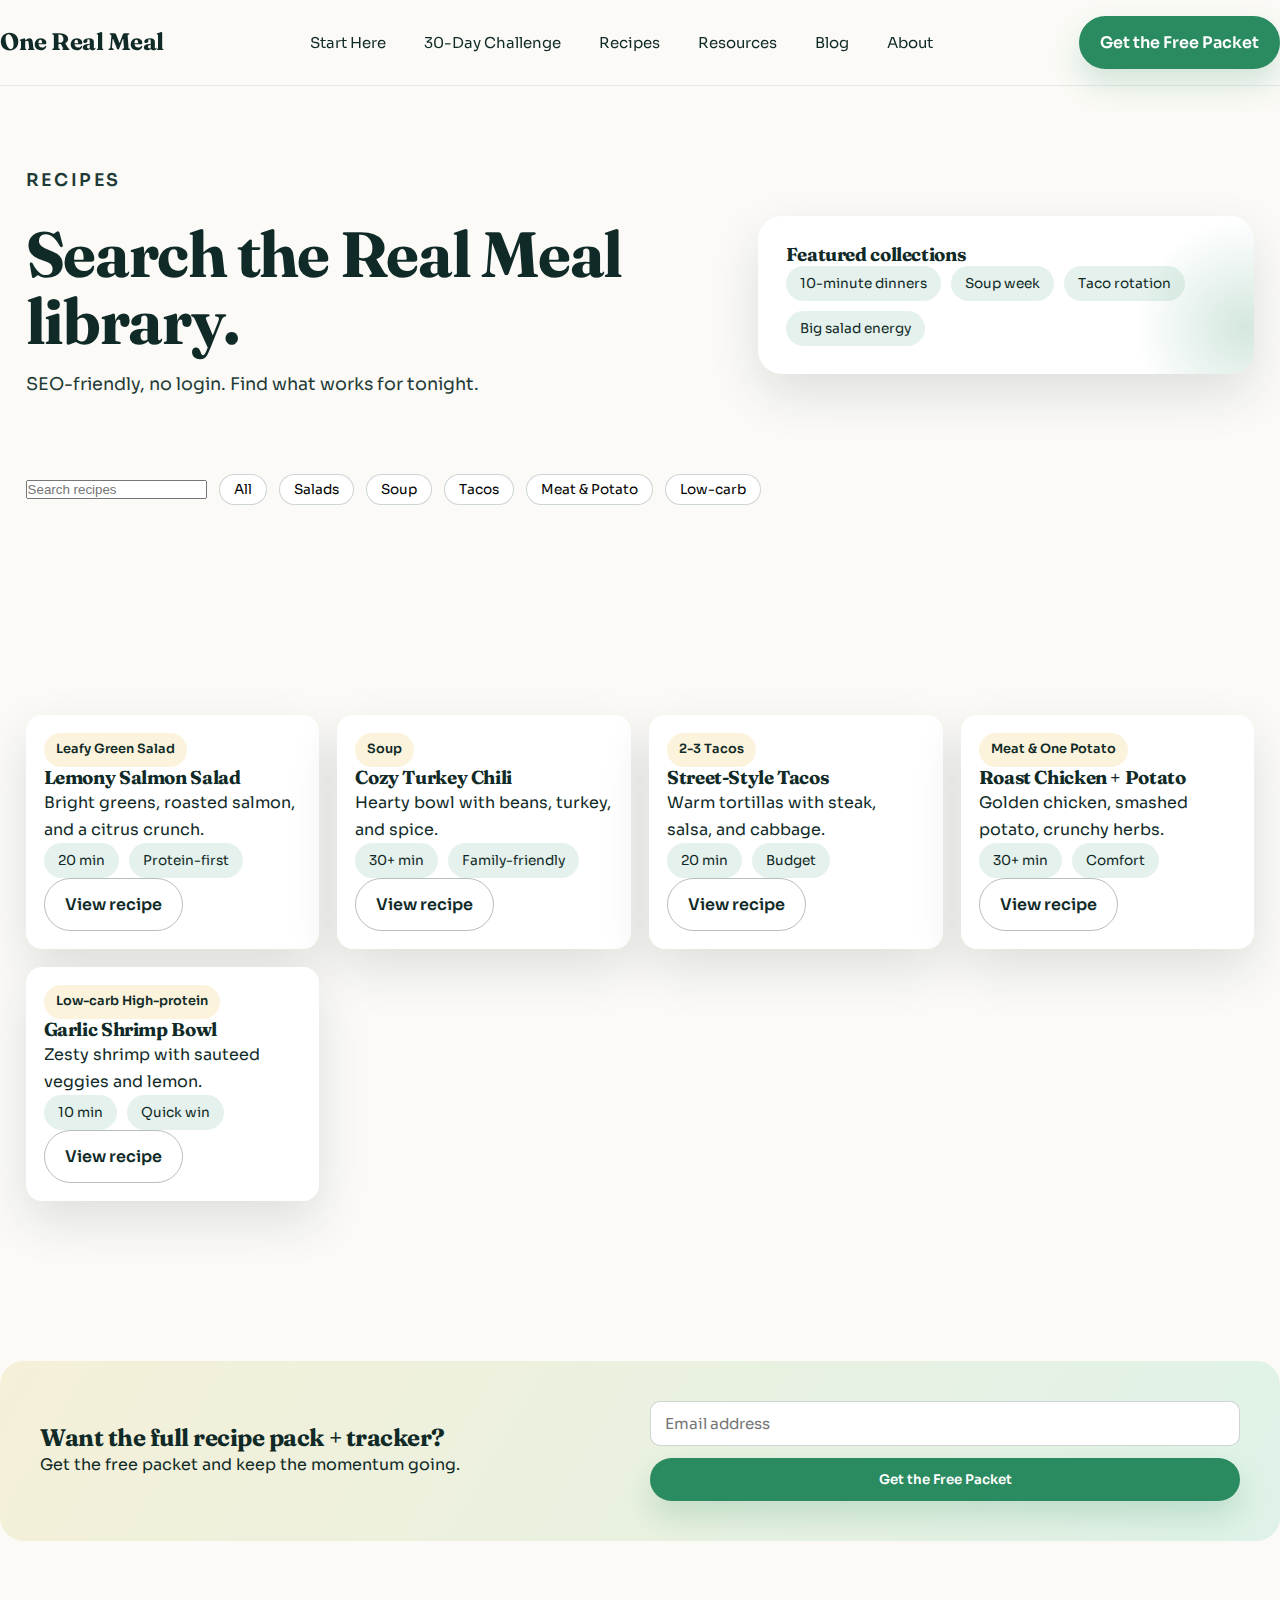
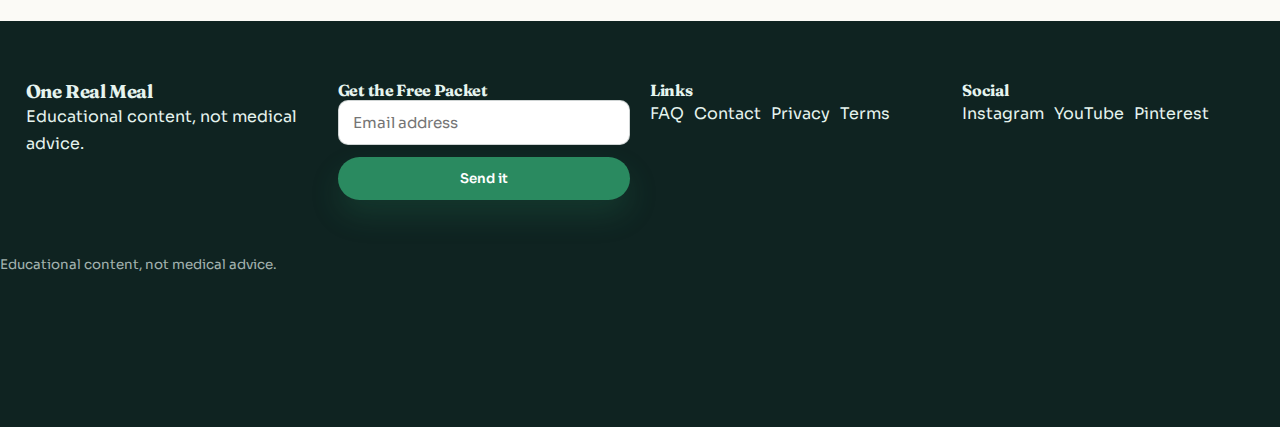
<file: recipes/index.html>
<!DOCTYPE html>
<html lang="en">
  <head>
    <meta charset="UTF-8" />
    <meta name="viewport" content="width=device-width, initial-scale=1.0" />
    <title>Recipes | One Real Meal</title>
    <link rel="preconnect" href="https://fonts.googleapis.com" />
    <link rel="preconnect" href="https://fonts.gstatic.com" crossorigin />
    <link
      href="https://fonts.googleapis.com/css2?family=Fraunces:wght@600;700&family=Sora:wght@400;500;600&display=swap"
      rel="stylesheet"
    />
    <link rel="stylesheet" href="/assets/css/style.css" />
  </head>
  <body>
    <header class="site-header">
      <div class="container nav-wrap">
        <a class="logo" href="/index.html">One Real Meal</a>
        <nav class="nav-links" id="site-nav">
          <a href="/start-here/">Start Here</a>
          <a href="/challenge/">30-Day Challenge</a>
          <a href="/recipes/">Recipes</a>
          <a href="/resources/">Resources</a>
          <a href="/blog/">Blog</a>
          <a href="/about/">About</a>
        </nav>
        <div class="nav-cta">
          <a class="btn btn-primary" href="/resources/">Get the Free Packet</a>
        </div>
        <button class="nav-toggle" data-nav-toggle>Menu</button>
      </div>
    </header>

    <main>
      <section class="section">
        <div class="container">
          <div class="hero">
            <div>
              <p class="kicker">Recipes</p>
              <h1>Search the Real Meal library.</h1>
              <p>SEO-friendly, no login. Find what works for tonight.</p>
            </div>
            <div class="hero-card">
              <h3>Featured collections</h3>
              <div class="pill-list">
                <span class="pill">10-minute dinners</span>
                <span class="pill">Soup week</span>
                <span class="pill">Taco rotation</span>
                <span class="pill">Big salad energy</span>
              </div>
            </div>
          </div>
          <div class="section-tight">
            <div class="filter-bar">
              <input id="recipe-search" type="search" placeholder="Search recipes" />
              <button class="filter-chip" data-filter="all">All</button>
              <button class="filter-chip" data-filter="salad">Salads</button>
              <button class="filter-chip" data-filter="soup">Soup</button>
              <button class="filter-chip" data-filter="tacos">Tacos</button>
              <button class="filter-chip" data-filter="meat">Meat & Potato</button>
              <button class="filter-chip" data-filter="lowcarb">Low-carb</button>
            </div>
          </div>
        </div>
      </section>

      <section class="section">
        <div class="container">
          <div id="recipe-grid" class="recipe-grid"></div>
        </div>
      </section>

      <section class="section">
        <div class="container banner">
          <div>
            <h2>Want the full recipe pack + tracker?</h2>
            <p>Get the free packet and keep the momentum going.</p>
          </div>
          <form class="form js-cta-form">
            <input type="email" placeholder="Email address" required />
            <button class="btn btn-primary" type="submit">Get the Free Packet</button>
            <p class="form-success success" hidden>Success! Check your inbox.</p>
          </form>
        </div>
      </section>
    </main>

    <footer class="footer">
      <div class="container footer-grid">
        <div>
          <h3>One Real Meal</h3>
          <p>Educational content, not medical advice.</p>
        </div>
        <div>
          <h4>Get the Free Packet</h4>
          <form class="form js-cta-form">
            <input type="email" placeholder="Email address" required />
            <button class="btn btn-primary" type="submit">Send it</button>
            <p class="form-success success" hidden>Success! Check your inbox.</p>
          </form>
        </div>
        <div>
          <h4>Links</h4>
          <div class="pill-list">
            <a href="/faq/">FAQ</a>
            <a href="/contact/">Contact</a>
            <a href="/privacy.html">Privacy</a>
            <a href="/terms.html">Terms</a>
          </div>
        </div>
        <div>
          <h4>Social</h4>
          <div class="pill-list">
            <a href="#">Instagram</a>
            <a href="#">YouTube</a>
            <a href="#">Pinterest</a>
          </div>
        </div>
      </div>
      <div class="container section-tight">
        <small>Educational content, not medical advice.</small>
      </div>
    </footer>

    <div class="mobile-cta">
      <a class="btn btn-primary" href="/resources/">Get the Free Packet</a>
    </div>

    <script src="/assets/js/main.js"></script>
    <script src="/assets/js/recipes.js"></script>
  </body>
</html>
</file>
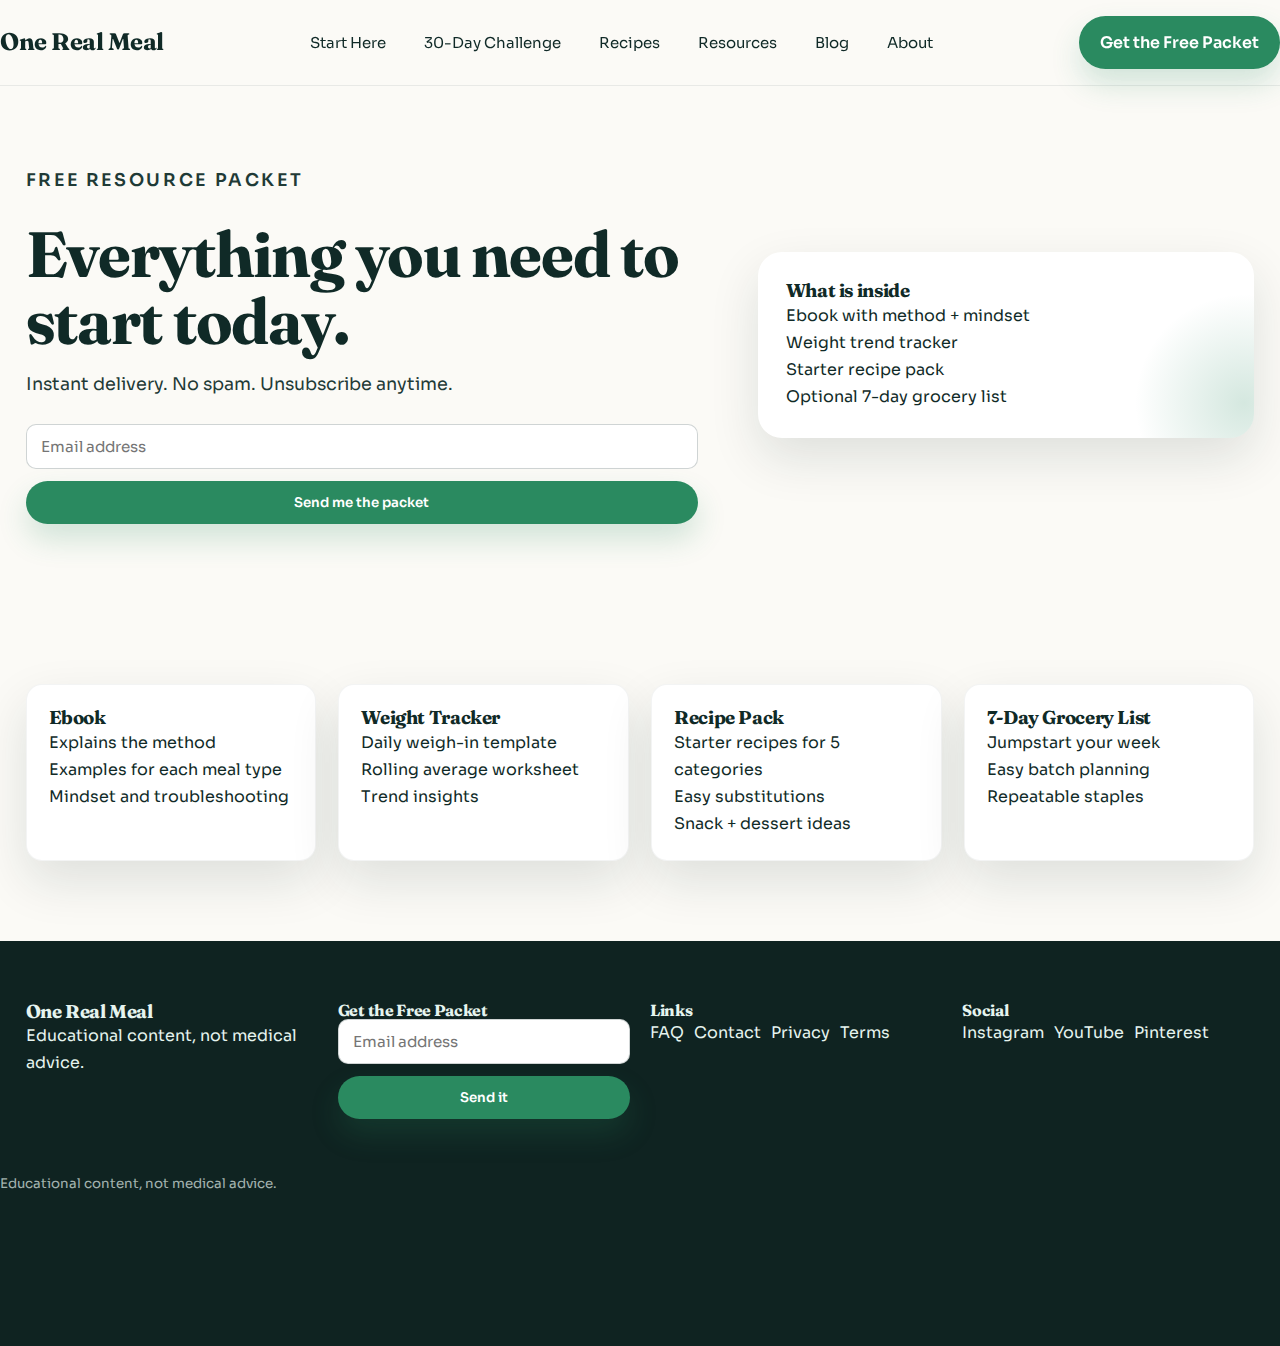
<file: resources/index.html>
<!DOCTYPE html>
<html lang="en">
  <head>
    <meta charset="UTF-8" />
    <meta name="viewport" content="width=device-width, initial-scale=1.0" />
    <title>Free Resource Packet | One Real Meal</title>
    <link rel="preconnect" href="https://fonts.googleapis.com" />
    <link rel="preconnect" href="https://fonts.gstatic.com" crossorigin />
    <link
      href="https://fonts.googleapis.com/css2?family=Fraunces:wght@600;700&family=Sora:wght@400;500;600&display=swap"
      rel="stylesheet"
    />
    <link rel="stylesheet" href="/assets/css/style.css" />
  </head>
  <body>
    <header class="site-header">
      <div class="container nav-wrap">
        <a class="logo" href="/index.html">One Real Meal</a>
        <nav class="nav-links" id="site-nav">
          <a href="/start-here/">Start Here</a>
          <a href="/challenge/">30-Day Challenge</a>
          <a href="/recipes/">Recipes</a>
          <a href="/resources/">Resources</a>
          <a href="/blog/">Blog</a>
          <a href="/about/">About</a>
        </nav>
        <div class="nav-cta">
          <a class="btn btn-primary" href="/resources/">Get the Free Packet</a>
        </div>
        <button class="nav-toggle" data-nav-toggle>Menu</button>
      </div>
    </header>

    <main>
      <section class="section">
        <div class="container hero">
          <div>
            <p class="kicker">Free Resource Packet</p>
            <h1>Everything you need to start today.</h1>
            <p>Instant delivery. No spam. Unsubscribe anytime.</p>
            <form class="form js-cta-form">
              <input type="email" placeholder="Email address" required />
              <button class="btn btn-primary" type="submit">Send me the packet</button>
              <p class="form-success success" hidden>Success! Check your inbox.</p>
            </form>
          </div>
          <div class="hero-card">
            <h3>What is inside</h3>
            <ul>
              <li>Ebook with method + mindset</li>
              <li>Weight trend tracker</li>
              <li>Starter recipe pack</li>
              <li>Optional 7-day grocery list</li>
            </ul>
          </div>
        </div>
      </section>

      <section class="section">
        <div class="container">
          <div class="card-grid">
            <article class="card">
              <h3>Ebook</h3>
              <ul>
                <li>Explains the method</li>
                <li>Examples for each meal type</li>
                <li>Mindset and troubleshooting</li>
              </ul>
            </article>
            <article class="card">
              <h3>Weight Tracker</h3>
              <ul>
                <li>Daily weigh-in template</li>
                <li>Rolling average worksheet</li>
                <li>Trend insights</li>
              </ul>
            </article>
            <article class="card">
              <h3>Recipe Pack</h3>
              <ul>
                <li>Starter recipes for 5 categories</li>
                <li>Easy substitutions</li>
                <li>Snack + dessert ideas</li>
              </ul>
            </article>
            <article class="card">
              <h3>7-Day Grocery List</h3>
              <ul>
                <li>Jumpstart your week</li>
                <li>Easy batch planning</li>
                <li>Repeatable staples</li>
              </ul>
            </article>
          </div>
        </div>
      </section>
    </main>

    <footer class="footer">
      <div class="container footer-grid">
        <div>
          <h3>One Real Meal</h3>
          <p>Educational content, not medical advice.</p>
        </div>
        <div>
          <h4>Get the Free Packet</h4>
          <form class="form js-cta-form">
            <input type="email" placeholder="Email address" required />
            <button class="btn btn-primary" type="submit">Send it</button>
            <p class="form-success success" hidden>Success! Check your inbox.</p>
          </form>
        </div>
        <div>
          <h4>Links</h4>
          <div class="pill-list">
            <a href="/faq/">FAQ</a>
            <a href="/contact/">Contact</a>
            <a href="/privacy.html">Privacy</a>
            <a href="/terms.html">Terms</a>
          </div>
        </div>
        <div>
          <h4>Social</h4>
          <div class="pill-list">
            <a href="#">Instagram</a>
            <a href="#">YouTube</a>
            <a href="#">Pinterest</a>
          </div>
        </div>
      </div>
      <div class="container section-tight">
        <small>Educational content, not medical advice.</small>
      </div>
    </footer>

    <div class="mobile-cta">
      <a class="btn btn-primary" href="/resources/">Get the Free Packet</a>
    </div>

    <script src="/assets/js/main.js"></script>
  </body>
</html>
</file>
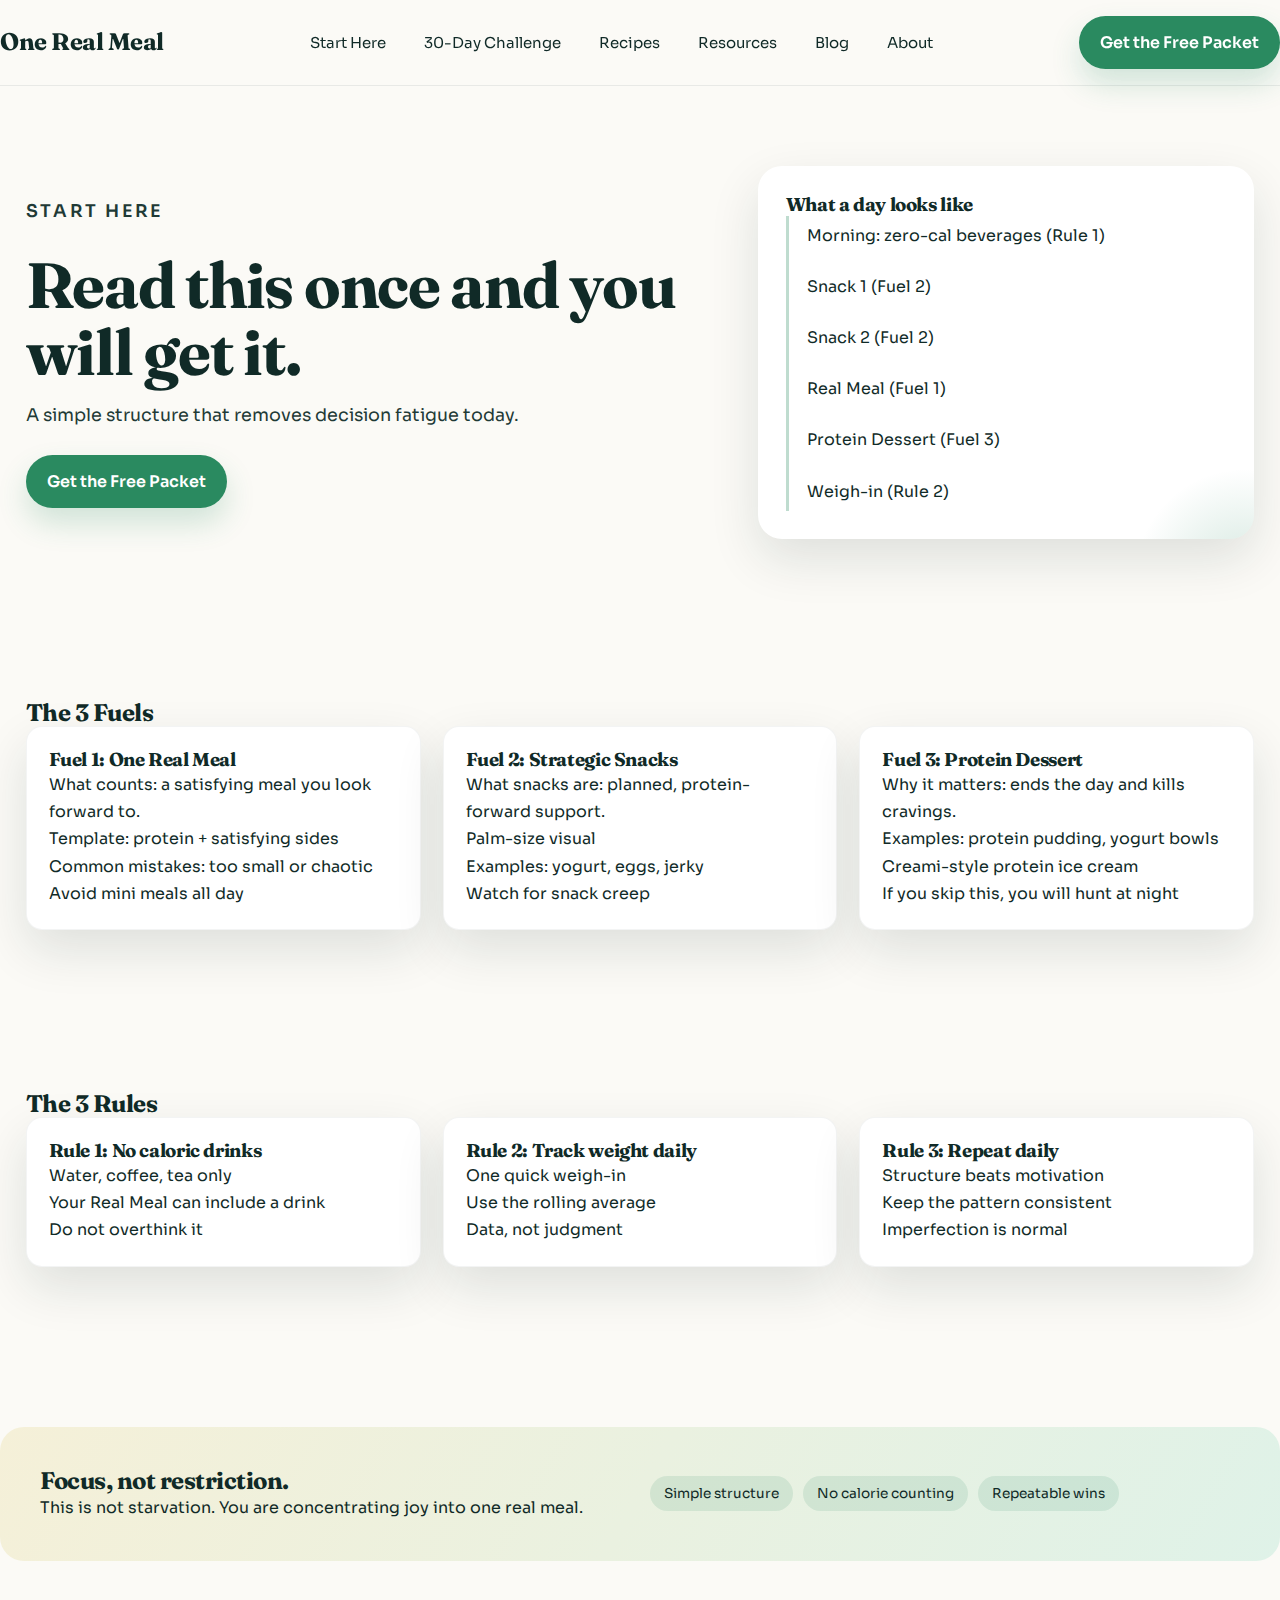
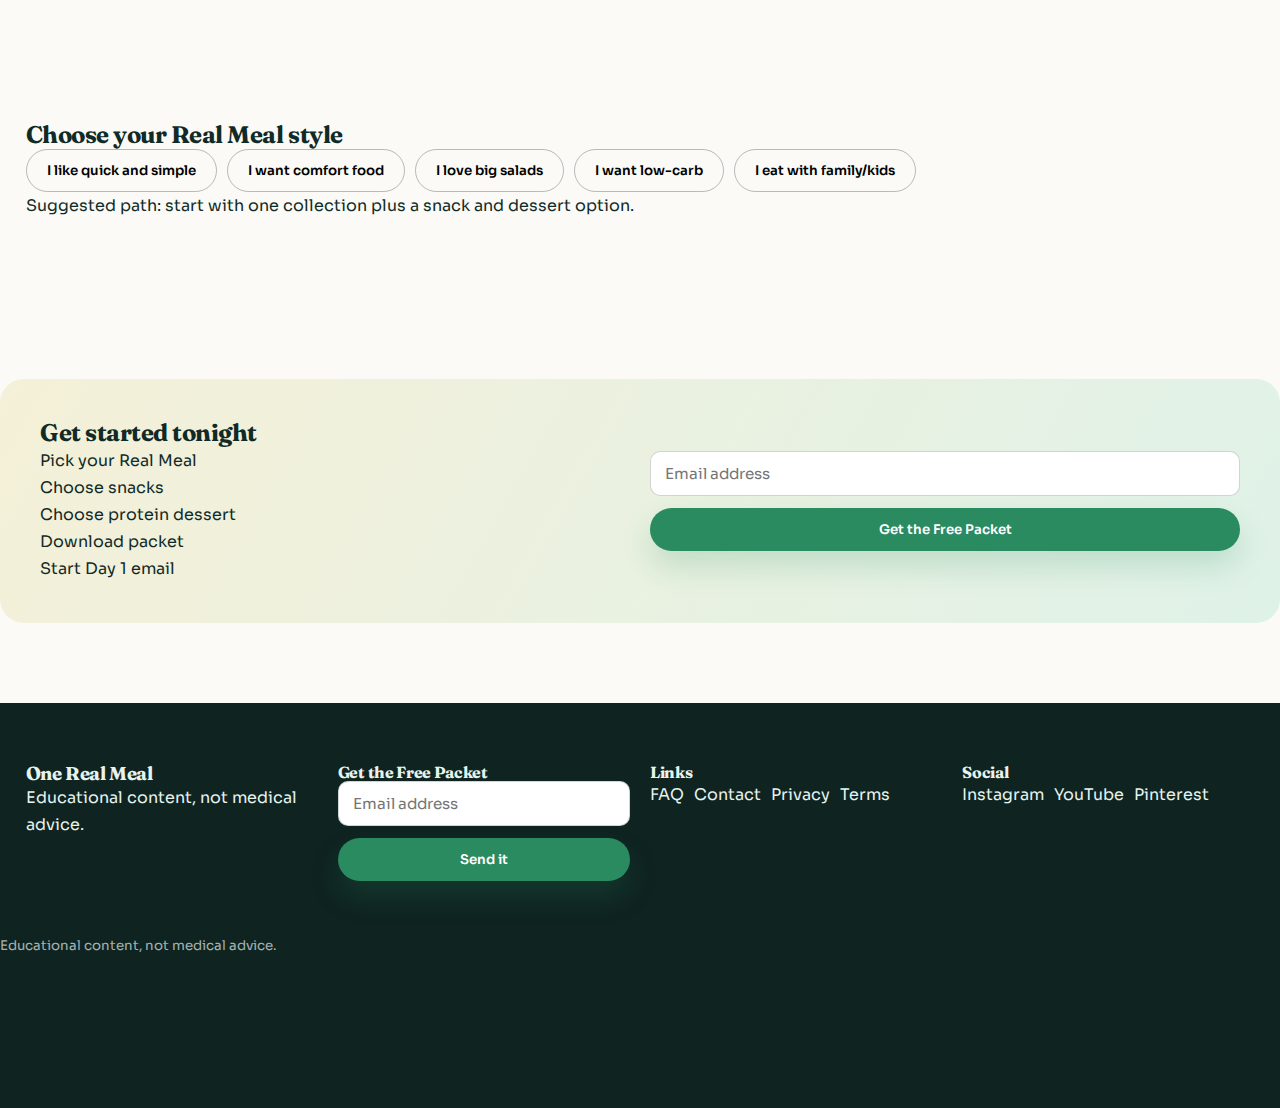
<file: start-here/index.html>
<!DOCTYPE html>
<html lang="en">
  <head>
    <meta charset="UTF-8" />
    <meta name="viewport" content="width=device-width, initial-scale=1.0" />
    <title>Start Here | One Real Meal</title>
    <link rel="preconnect" href="https://fonts.googleapis.com" />
    <link rel="preconnect" href="https://fonts.gstatic.com" crossorigin />
    <link
      href="https://fonts.googleapis.com/css2?family=Fraunces:wght@600;700&family=Sora:wght@400;500;600&display=swap"
      rel="stylesheet"
    />
    <link rel="stylesheet" href="/assets/css/style.css" />
  </head>
  <body>
    <header class="site-header">
      <div class="container nav-wrap">
        <a class="logo" href="/index.html">One Real Meal</a>
        <nav class="nav-links" id="site-nav">
          <a href="/start-here/">Start Here</a>
          <a href="/challenge/">30-Day Challenge</a>
          <a href="/recipes/">Recipes</a>
          <a href="/resources/">Resources</a>
          <a href="/blog/">Blog</a>
          <a href="/about/">About</a>
        </nav>
        <div class="nav-cta">
          <a class="btn btn-primary" href="/resources/">Get the Free Packet</a>
        </div>
        <button class="nav-toggle" data-nav-toggle>Menu</button>
      </div>
    </header>

    <main>
      <section class="section">
        <div class="container hero">
          <div>
            <p class="kicker">Start Here</p>
            <h1>Read this once and you will get it.</h1>
            <p>A simple structure that removes decision fatigue today.</p>
            <a class="btn btn-primary" href="/resources/">Get the Free Packet</a>
          </div>
          <div class="hero-card">
            <h3>What a day looks like</h3>
            <div class="timeline">
              <div class="timeline-item">Morning: zero-cal beverages (Rule 1)</div>
              <div class="timeline-item">Snack 1 (Fuel 2)</div>
              <div class="timeline-item">Snack 2 (Fuel 2)</div>
              <div class="timeline-item">Real Meal (Fuel 1)</div>
              <div class="timeline-item">Protein Dessert (Fuel 3)</div>
              <div class="timeline-item">Weigh-in (Rule 2)</div>
            </div>
          </div>
        </div>
      </section>

      <section class="section">
        <div class="container">
          <h2>The 3 Fuels</h2>
          <div class="card-grid">
            <article class="card">
              <h3>Fuel 1: One Real Meal</h3>
              <p>What counts: a satisfying meal you look forward to.</p>
              <ul>
                <li>Template: protein + satisfying sides</li>
                <li>Common mistakes: too small or chaotic</li>
                <li>Avoid mini meals all day</li>
              </ul>
            </article>
            <article class="card">
              <h3>Fuel 2: Strategic Snacks</h3>
              <p>What snacks are: planned, protein-forward support.</p>
              <ul>
                <li>Palm-size visual</li>
                <li>Examples: yogurt, eggs, jerky</li>
                <li>Watch for snack creep</li>
              </ul>
            </article>
            <article class="card">
              <h3>Fuel 3: Protein Dessert</h3>
              <p>Why it matters: ends the day and kills cravings.</p>
              <ul>
                <li>Examples: protein pudding, yogurt bowls</li>
                <li>Creami-style protein ice cream</li>
                <li>If you skip this, you will hunt at night</li>
              </ul>
            </article>
          </div>
        </div>
      </section>

      <section class="section">
        <div class="container">
          <h2>The 3 Rules</h2>
          <div class="card-grid">
            <article class="card">
              <h3>Rule 1: No caloric drinks</h3>
              <ul>
                <li>Water, coffee, tea only</li>
                <li>Your Real Meal can include a drink</li>
                <li>Do not overthink it</li>
              </ul>
            </article>
            <article class="card">
              <h3>Rule 2: Track weight daily</h3>
              <ul>
                <li>One quick weigh-in</li>
                <li>Use the rolling average</li>
                <li>Data, not judgment</li>
              </ul>
            </article>
            <article class="card">
              <h3>Rule 3: Repeat daily</h3>
              <ul>
                <li>Structure beats motivation</li>
                <li>Keep the pattern consistent</li>
                <li>Imperfection is normal</li>
              </ul>
            </article>
          </div>
        </div>
      </section>

      <section class="section">
        <div class="container banner">
          <div>
            <h2>Focus, not restriction.</h2>
            <p>This is not starvation. You are concentrating joy into one real meal.</p>
          </div>
          <div class="pill-list">
            <span class="pill">Simple structure</span>
            <span class="pill">No calorie counting</span>
            <span class="pill">Repeatable wins</span>
          </div>
        </div>
      </section>

      <section class="section">
        <div class="container">
          <h2>Choose your Real Meal style</h2>
          <div class="pill-list">
            <button class="btn btn-secondary">I like quick and simple</button>
            <button class="btn btn-secondary">I want comfort food</button>
            <button class="btn btn-secondary">I love big salads</button>
            <button class="btn btn-secondary">I want low-carb</button>
            <button class="btn btn-secondary">I eat with family/kids</button>
          </div>
          <p>Suggested path: start with one collection plus a snack and dessert option.</p>
        </div>
      </section>

      <section class="section">
        <div class="container banner">
          <div>
            <h2>Get started tonight</h2>
            <ul>
              <li>Pick your Real Meal</li>
              <li>Choose snacks</li>
              <li>Choose protein dessert</li>
              <li>Download packet</li>
              <li>Start Day 1 email</li>
            </ul>
          </div>
          <form class="form js-cta-form">
            <input type="email" placeholder="Email address" required />
            <button class="btn btn-primary" type="submit">Get the Free Packet</button>
            <p class="form-success success" hidden>Success! Check your inbox.</p>
          </form>
        </div>
      </section>
    </main>

    <footer class="footer">
      <div class="container footer-grid">
        <div>
          <h3>One Real Meal</h3>
          <p>Educational content, not medical advice.</p>
        </div>
        <div>
          <h4>Get the Free Packet</h4>
          <form class="form js-cta-form">
            <input type="email" placeholder="Email address" required />
            <button class="btn btn-primary" type="submit">Send it</button>
            <p class="form-success success" hidden>Success! Check your inbox.</p>
          </form>
        </div>
        <div>
          <h4>Links</h4>
          <div class="pill-list">
            <a href="/faq/">FAQ</a>
            <a href="/contact/">Contact</a>
            <a href="/privacy.html">Privacy</a>
            <a href="/terms.html">Terms</a>
          </div>
        </div>
        <div>
          <h4>Social</h4>
          <div class="pill-list">
            <a href="#">Instagram</a>
            <a href="#">YouTube</a>
            <a href="#">Pinterest</a>
          </div>
        </div>
      </div>
      <div class="container section-tight">
        <small>Educational content, not medical advice.</small>
      </div>
    </footer>

    <div class="mobile-cta">
      <a class="btn btn-primary" href="/resources/">Get the Free Packet</a>
    </div>

    <script src="/assets/js/main.js"></script>
  </body>
</html>
</file>
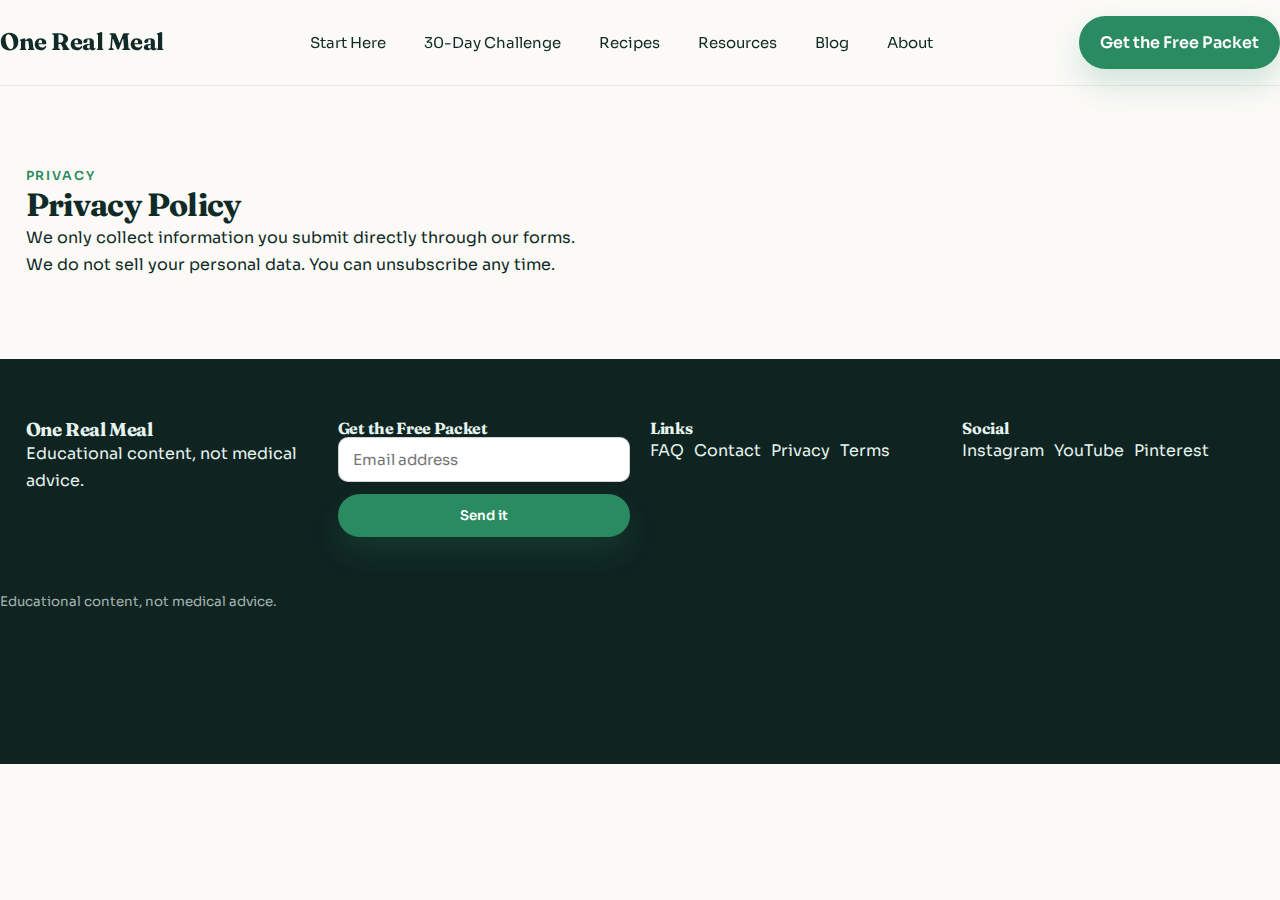
<file: privacy.html>
<!DOCTYPE html>
<html lang="en">
  <head>
    <meta charset="UTF-8" />
    <meta name="viewport" content="width=device-width, initial-scale=1.0" />
    <title>Privacy Policy | One Real Meal</title>
    <link rel="preconnect" href="https://fonts.googleapis.com" />
    <link rel="preconnect" href="https://fonts.gstatic.com" crossorigin />
    <link
      href="https://fonts.googleapis.com/css2?family=Fraunces:wght@600;700&family=Sora:wght@400;500;600&display=swap"
      rel="stylesheet"
    />
    <link rel="stylesheet" href="/assets/css/style.css" />
  </head>
  <body>
    <header class="site-header">
      <div class="container nav-wrap">
        <a class="logo" href="/index.html">One Real Meal</a>
        <nav class="nav-links" id="site-nav">
          <a href="/start-here/">Start Here</a>
          <a href="/challenge/">30-Day Challenge</a>
          <a href="/recipes/">Recipes</a>
          <a href="/resources/">Resources</a>
          <a href="/blog/">Blog</a>
          <a href="/about/">About</a>
        </nav>
        <div class="nav-cta">
          <a class="btn btn-primary" href="/resources/">Get the Free Packet</a>
        </div>
        <button class="nav-toggle" data-nav-toggle>Menu</button>
      </div>
    </header>

    <main>
      <section class="section">
        <div class="container">
          <p class="kicker">Privacy</p>
          <h1>Privacy Policy</h1>
          <p>We only collect information you submit directly through our forms.</p>
          <p>We do not sell your personal data. You can unsubscribe any time.</p>
        </div>
      </section>
    </main>

    <footer class="footer">
      <div class="container footer-grid">
        <div>
          <h3>One Real Meal</h3>
          <p>Educational content, not medical advice.</p>
        </div>
        <div>
          <h4>Get the Free Packet</h4>
          <form class="form js-cta-form">
            <input type="email" placeholder="Email address" required />
            <button class="btn btn-primary" type="submit">Send it</button>
            <p class="form-success success" hidden>Success! Check your inbox.</p>
          </form>
        </div>
        <div>
          <h4>Links</h4>
          <div class="pill-list">
            <a href="/faq/">FAQ</a>
            <a href="/contact/">Contact</a>
            <a href="/privacy.html">Privacy</a>
            <a href="/terms.html">Terms</a>
          </div>
        </div>
        <div>
          <h4>Social</h4>
          <div class="pill-list">
            <a href="#">Instagram</a>
            <a href="#">YouTube</a>
            <a href="#">Pinterest</a>
          </div>
        </div>
      </div>
      <div class="container section-tight">
        <small>Educational content, not medical advice.</small>
      </div>
    </footer>

    <div class="mobile-cta">
      <a class="btn btn-primary" href="/resources/">Get the Free Packet</a>
    </div>

    <script src="/assets/js/main.js"></script>
  </body>
</html>
</file>
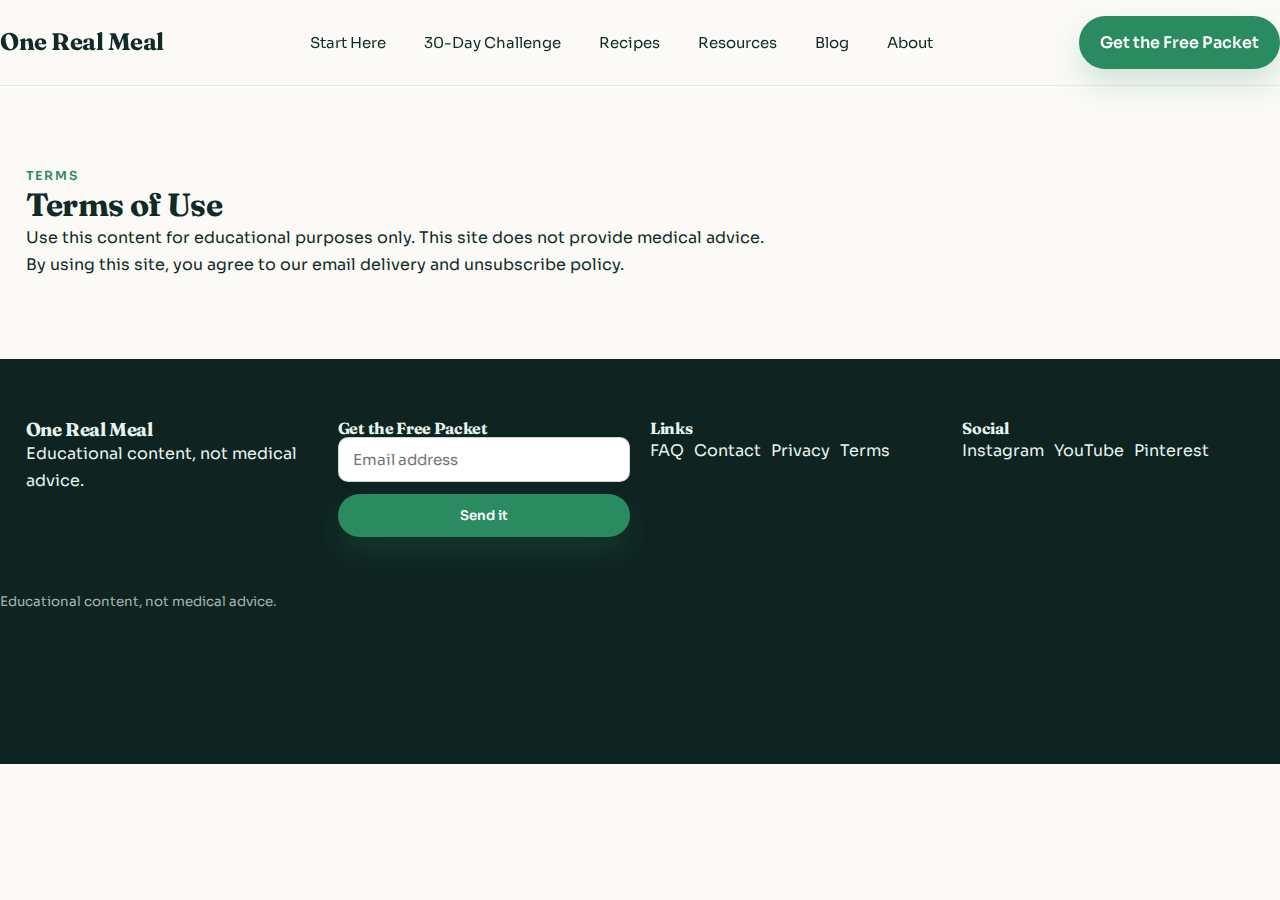
<file: terms.html>
<!DOCTYPE html>
<html lang="en">
  <head>
    <meta charset="UTF-8" />
    <meta name="viewport" content="width=device-width, initial-scale=1.0" />
    <title>Terms | One Real Meal</title>
    <link rel="preconnect" href="https://fonts.googleapis.com" />
    <link rel="preconnect" href="https://fonts.gstatic.com" crossorigin />
    <link
      href="https://fonts.googleapis.com/css2?family=Fraunces:wght@600;700&family=Sora:wght@400;500;600&display=swap"
      rel="stylesheet"
    />
    <link rel="stylesheet" href="/assets/css/style.css" />
  </head>
  <body>
    <header class="site-header">
      <div class="container nav-wrap">
        <a class="logo" href="/index.html">One Real Meal</a>
        <nav class="nav-links" id="site-nav">
          <a href="/start-here/">Start Here</a>
          <a href="/challenge/">30-Day Challenge</a>
          <a href="/recipes/">Recipes</a>
          <a href="/resources/">Resources</a>
          <a href="/blog/">Blog</a>
          <a href="/about/">About</a>
        </nav>
        <div class="nav-cta">
          <a class="btn btn-primary" href="/resources/">Get the Free Packet</a>
        </div>
        <button class="nav-toggle" data-nav-toggle>Menu</button>
      </div>
    </header>

    <main>
      <section class="section">
        <div class="container">
          <p class="kicker">Terms</p>
          <h1>Terms of Use</h1>
          <p>Use this content for educational purposes only. This site does not provide medical advice.</p>
          <p>By using this site, you agree to our email delivery and unsubscribe policy.</p>
        </div>
      </section>
    </main>

    <footer class="footer">
      <div class="container footer-grid">
        <div>
          <h3>One Real Meal</h3>
          <p>Educational content, not medical advice.</p>
        </div>
        <div>
          <h4>Get the Free Packet</h4>
          <form class="form js-cta-form">
            <input type="email" placeholder="Email address" required />
            <button class="btn btn-primary" type="submit">Send it</button>
            <p class="form-success success" hidden>Success! Check your inbox.</p>
          </form>
        </div>
        <div>
          <h4>Links</h4>
          <div class="pill-list">
            <a href="/faq/">FAQ</a>
            <a href="/contact/">Contact</a>
            <a href="/privacy.html">Privacy</a>
            <a href="/terms.html">Terms</a>
          </div>
        </div>
        <div>
          <h4>Social</h4>
          <div class="pill-list">
            <a href="#">Instagram</a>
            <a href="#">YouTube</a>
            <a href="#">Pinterest</a>
          </div>
        </div>
      </div>
      <div class="container section-tight">
        <small>Educational content, not medical advice.</small>
      </div>
    </footer>

    <div class="mobile-cta">
      <a class="btn btn-primary" href="/resources/">Get the Free Packet</a>
    </div>

    <script src="/assets/js/main.js"></script>
  </body>
</html>
</file>
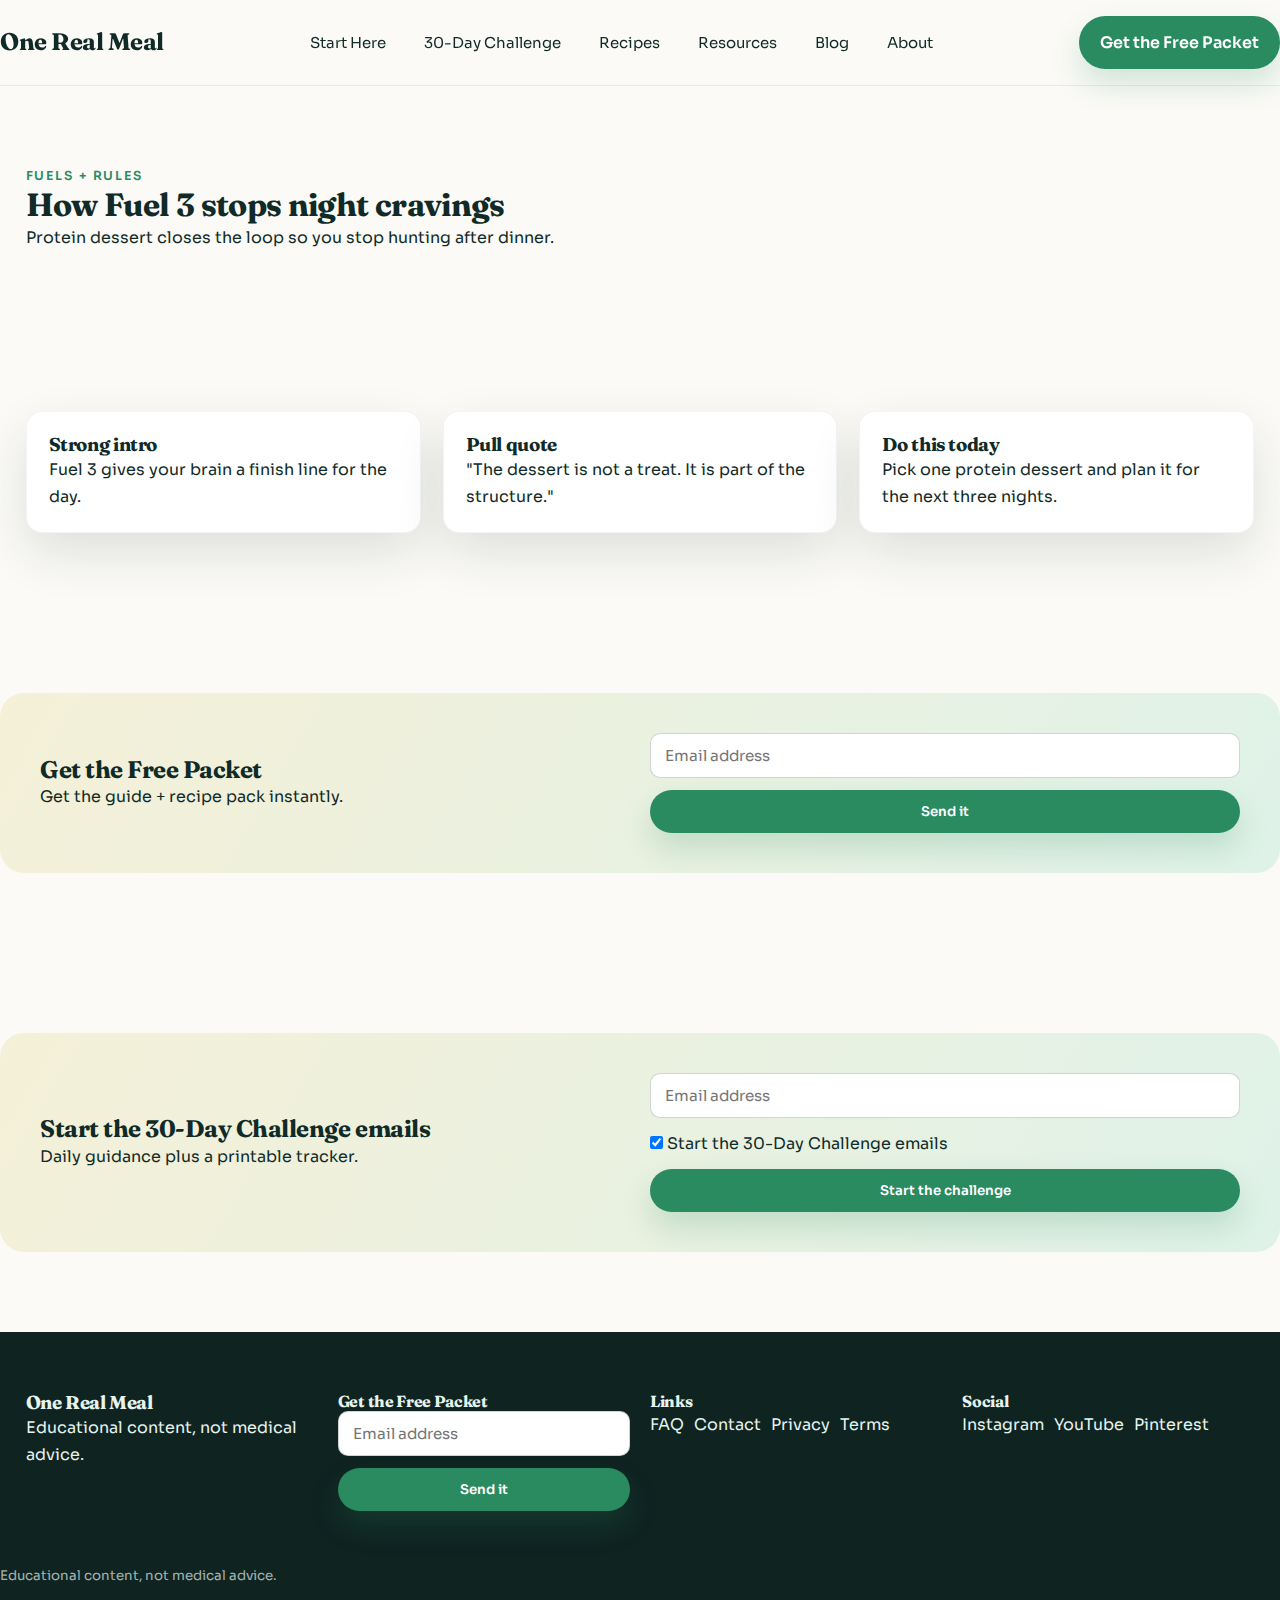
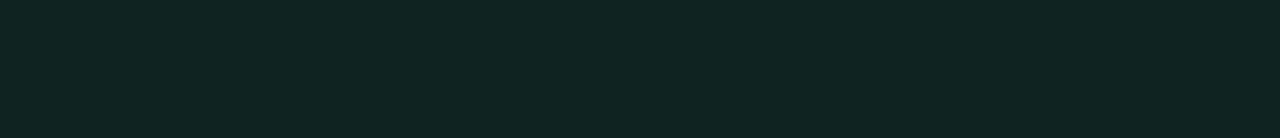
<file: blog/post.html>
<!DOCTYPE html>
<html lang="en">
  <head>
    <meta charset="UTF-8" />
    <meta name="viewport" content="width=device-width, initial-scale=1.0" />
    <title>Blog Post | One Real Meal</title>
    <link rel="preconnect" href="https://fonts.googleapis.com" />
    <link rel="preconnect" href="https://fonts.gstatic.com" crossorigin />
    <link
      href="https://fonts.googleapis.com/css2?family=Fraunces:wght@600;700&family=Sora:wght@400;500;600&display=swap"
      rel="stylesheet"
    />
    <link rel="stylesheet" href="/assets/css/style.css" />
  </head>
  <body>
    <header class="site-header">
      <div class="container nav-wrap">
        <a class="logo" href="/index.html">One Real Meal</a>
        <nav class="nav-links" id="site-nav">
          <a href="/start-here/">Start Here</a>
          <a href="/challenge/">30-Day Challenge</a>
          <a href="/recipes/">Recipes</a>
          <a href="/resources/">Resources</a>
          <a href="/blog/">Blog</a>
          <a href="/about/">About</a>
        </nav>
        <div class="nav-cta">
          <a class="btn btn-primary" href="/resources/">Get the Free Packet</a>
        </div>
        <button class="nav-toggle" data-nav-toggle>Menu</button>
      </div>
    </header>

    <main>
      <section class="section">
        <div class="container">
          <p class="kicker">Fuels + Rules</p>
          <h1>How Fuel 3 stops night cravings</h1>
          <p>Protein dessert closes the loop so you stop hunting after dinner.</p>
        </div>
      </section>

      <section class="section">
        <div class="container card-grid">
          <article class="card">
            <h3>Strong intro</h3>
            <p>Fuel 3 gives your brain a finish line for the day.</p>
          </article>
          <article class="card">
            <h3>Pull quote</h3>
            <p>"The dessert is not a treat. It is part of the structure."</p>
          </article>
          <article class="card">
            <h3>Do this today</h3>
            <p>Pick one protein dessert and plan it for the next three nights.</p>
          </article>
        </div>
      </section>

      <section class="section">
        <div class="container banner">
          <div>
            <h2>Get the Free Packet</h2>
            <p>Get the guide + recipe pack instantly.</p>
          </div>
          <form class="form js-cta-form">
            <input type="email" placeholder="Email address" required />
            <button class="btn btn-primary" type="submit">Send it</button>
            <p class="form-success success" hidden>Success! Check your inbox.</p>
          </form>
        </div>
      </section>

      <section class="section">
        <div class="container banner">
          <div>
            <h2>Start the 30-Day Challenge emails</h2>
            <p>Daily guidance plus a printable tracker.</p>
          </div>
          <form class="form js-cta-form">
            <input type="email" placeholder="Email address" required />
            <label>
              <input type="checkbox" checked /> Start the 30-Day Challenge emails
            </label>
            <button class="btn btn-primary" type="submit">Start the challenge</button>
            <p class="form-success success" hidden>Success! Check your inbox.</p>
          </form>
        </div>
      </section>
    </main>

    <footer class="footer">
      <div class="container footer-grid">
        <div>
          <h3>One Real Meal</h3>
          <p>Educational content, not medical advice.</p>
        </div>
        <div>
          <h4>Get the Free Packet</h4>
          <form class="form js-cta-form">
            <input type="email" placeholder="Email address" required />
            <button class="btn btn-primary" type="submit">Send it</button>
            <p class="form-success success" hidden>Success! Check your inbox.</p>
          </form>
        </div>
        <div>
          <h4>Links</h4>
          <div class="pill-list">
            <a href="/faq/">FAQ</a>
            <a href="/contact/">Contact</a>
            <a href="/privacy.html">Privacy</a>
            <a href="/terms.html">Terms</a>
          </div>
        </div>
        <div>
          <h4>Social</h4>
          <div class="pill-list">
            <a href="#">Instagram</a>
            <a href="#">YouTube</a>
            <a href="#">Pinterest</a>
          </div>
        </div>
      </div>
      <div class="container section-tight">
        <small>Educational content, not medical advice.</small>
      </div>
    </footer>

    <div class="mobile-cta">
      <a class="btn btn-primary" href="/resources/">Get the Free Packet</a>
    </div>

    <script src="/assets/js/main.js"></script>
  </body>
</html>
</file>
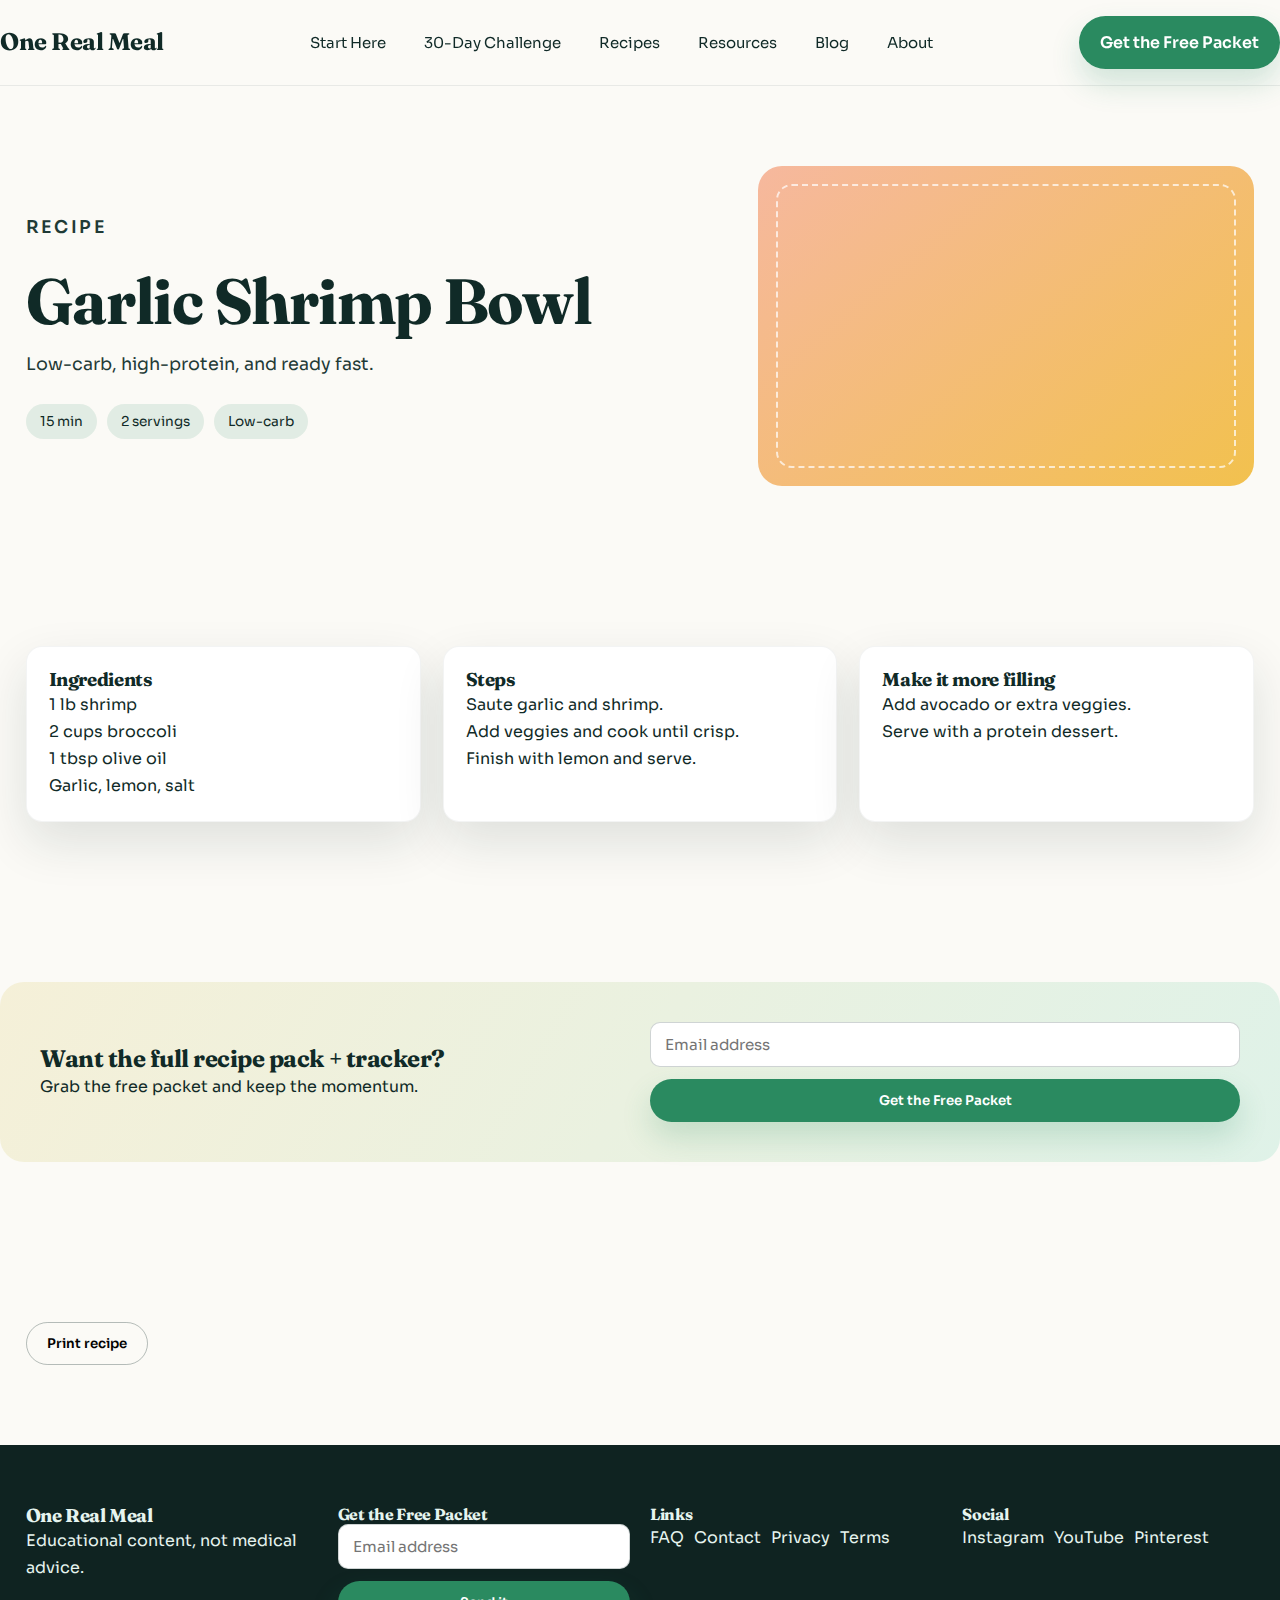
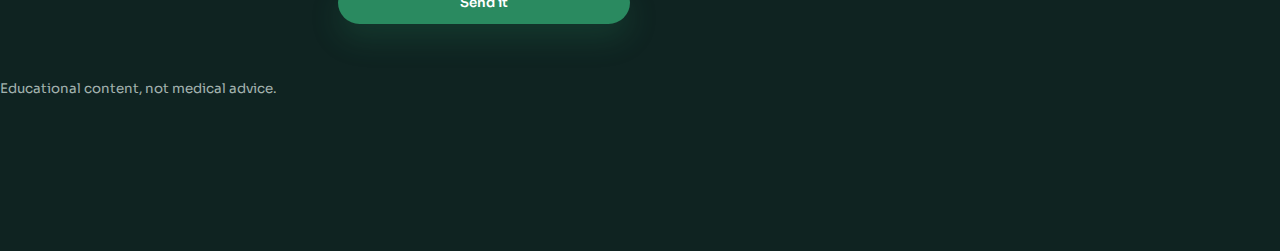
<file: recipes/recipe.html>
<!DOCTYPE html>
<html lang="en">
  <head>
    <meta charset="UTF-8" />
    <meta name="viewport" content="width=device-width, initial-scale=1.0" />
    <title>Recipe Detail | One Real Meal</title>
    <link rel="preconnect" href="https://fonts.googleapis.com" />
    <link rel="preconnect" href="https://fonts.gstatic.com" crossorigin />
    <link
      href="https://fonts.googleapis.com/css2?family=Fraunces:wght@600;700&family=Sora:wght@400;500;600&display=swap"
      rel="stylesheet"
    />
    <link rel="stylesheet" href="/assets/css/style.css" />
  </head>
  <body>
    <header class="site-header">
      <div class="container nav-wrap">
        <a class="logo" href="/index.html">One Real Meal</a>
        <nav class="nav-links" id="site-nav">
          <a href="/start-here/">Start Here</a>
          <a href="/challenge/">30-Day Challenge</a>
          <a href="/recipes/">Recipes</a>
          <a href="/resources/">Resources</a>
          <a href="/blog/">Blog</a>
          <a href="/about/">About</a>
        </nav>
        <div class="nav-cta">
          <a class="btn btn-primary" href="/resources/">Get the Free Packet</a>
        </div>
        <button class="nav-toggle" data-nav-toggle>Menu</button>
      </div>
    </header>

    <main>
      <section class="section">
        <div class="container hero">
          <div>
            <p class="kicker">Recipe</p>
            <h1>Garlic Shrimp Bowl</h1>
            <p>Low-carb, high-protein, and ready fast.</p>
            <div class="pill-list">
              <span class="pill">15 min</span>
              <span class="pill">2 servings</span>
              <span class="pill">Low-carb</span>
            </div>
          </div>
          <div class="hero-image"></div>
        </div>
      </section>

      <section class="section">
        <div class="container card-grid">
          <article class="card">
            <h3>Ingredients</h3>
            <ul>
              <li>1 lb shrimp</li>
              <li>2 cups broccoli</li>
              <li>1 tbsp olive oil</li>
              <li>Garlic, lemon, salt</li>
            </ul>
          </article>
          <article class="card">
            <h3>Steps</h3>
            <ol>
              <li>Saute garlic and shrimp.</li>
              <li>Add veggies and cook until crisp.</li>
              <li>Finish with lemon and serve.</li>
            </ol>
          </article>
          <article class="card">
            <h3>Make it more filling</h3>
            <ul>
              <li>Add avocado or extra veggies.</li>
              <li>Serve with a protein dessert.</li>
            </ul>
          </article>
        </div>
      </section>

      <section class="section">
        <div class="container banner">
          <div>
            <h2>Want the full recipe pack + tracker?</h2>
            <p>Grab the free packet and keep the momentum.</p>
          </div>
          <form class="form js-cta-form">
            <input type="email" placeholder="Email address" required />
            <button class="btn btn-primary" type="submit">Get the Free Packet</button>
            <p class="form-success success" hidden>Success! Check your inbox.</p>
          </form>
        </div>
      </section>

      <section class="section">
        <div class="container">
          <button class="btn btn-secondary" onclick="window.print()">Print recipe</button>
        </div>
      </section>
    </main>

    <footer class="footer">
      <div class="container footer-grid">
        <div>
          <h3>One Real Meal</h3>
          <p>Educational content, not medical advice.</p>
        </div>
        <div>
          <h4>Get the Free Packet</h4>
          <form class="form js-cta-form">
            <input type="email" placeholder="Email address" required />
            <button class="btn btn-primary" type="submit">Send it</button>
            <p class="form-success success" hidden>Success! Check your inbox.</p>
          </form>
        </div>
        <div>
          <h4>Links</h4>
          <div class="pill-list">
            <a href="/faq/">FAQ</a>
            <a href="/contact/">Contact</a>
            <a href="/privacy.html">Privacy</a>
            <a href="/terms.html">Terms</a>
          </div>
        </div>
        <div>
          <h4>Social</h4>
          <div class="pill-list">
            <a href="#">Instagram</a>
            <a href="#">YouTube</a>
            <a href="#">Pinterest</a>
          </div>
        </div>
      </div>
      <div class="container section-tight">
        <small>Educational content, not medical advice.</small>
      </div>
    </footer>

    <div class="mobile-cta">
      <a class="btn btn-primary" href="/resources/">Get the Free Packet</a>
    </div>

    <script src="/assets/js/main.js"></script>
  </body>
</html>
</file>
<file: assets/css/style.css>
:root {
  --ink: #102a27;
  --ink-2: #1f3a36;
  --ink-3: #2d4a45;
  --mint: #bce7d6;
  --mint-light: #e5f5ef;
  --leaf: #2a8a60;
  --leaf-dark: #1d6a4a;
  --gold: #f2c14e;
  --gold-light: #fef7e0;
  --peach: #f6b89e;
  --peach-light: #fef0e8;
  --sky: #d8eef6;
  --sky-light: #eef7fb;
  --paper: #fbfaf6;
  --white: #ffffff;
  --shadow-sm: 0 4px 12px rgba(16, 42, 39, 0.06);
  --shadow: 0 20px 50px rgba(16, 42, 39, 0.12);
  --shadow-lg: 0 30px 80px rgba(16, 42, 39, 0.18);
  --shadow-glow: 0 0 60px rgba(42, 138, 96, 0.15);
  --radius-lg: 24px;
  --radius-xl: 32px;
  --radius-md: 16px;
  --radius-sm: 10px;
  --container: 1280px;
  --display: "Fraunces", "Times New Roman", serif;
  --body: "Sora", "Trebuchet MS", sans-serif;
}

*, *::before, *::after {
  box-sizing: border-box;
  margin: 0;
  padding: 0;
}

html {
  scroll-behavior: smooth;
}

body {
  font-family: var(--body);
  color: var(--ink);
  background: var(--paper);
  line-height: 1.7;
  font-size: 16px;
  -webkit-font-smoothing: antialiased;
}

h1, h2, h3, h4, h5, h6 {
  font-family: var(--display);
  font-weight: 700;
  line-height: 1.15;
  letter-spacing: -0.02em;
}

img {
  max-width: 100%;
  display: block;
  height: auto;
}

a {
  color: inherit;
  text-decoration: none;
  transition: color 0.2s ease;
}

button {
  font-family: inherit;
  cursor: pointer;
}

ul, ol {
  list-style: none;
}

.container {
  width: min(100%, var(--container));
  margin: 0 auto;
  padding: 0 clamp(20px, 2vw, 32px);
}

.section {
  padding: 80px 0;
}

.section-tight {
  padding: 50px 0;
}

.site-header {
  position: sticky;
  top: 0;
  z-index: 20;
  backdrop-filter: blur(12px);
  background: rgba(251, 250, 246, 0.9);
  border-bottom: 1px solid rgba(16, 42, 39, 0.08);
}

.nav-wrap {
  display: flex;
  align-items: center;
  justify-content: space-between;
  gap: 20px;
  padding: 16px 0;
}

.logo {
  font-family: var(--display);
  font-weight: 700;
  font-size: 24px;
  letter-spacing: -0.02em;
}

.nav-links {
  display: flex;
  gap: 18px;
  align-items: center;
  font-size: 15px;
}

.nav-links a {
  padding: 8px 10px;
  border-radius: 999px;
  transition: background 0.2s ease;
}

.nav-links a:hover,
.nav-links a:focus-visible {
  background: rgba(42, 138, 96, 0.12);
}

.nav-cta {
  display: flex;
  align-items: center;
}

.nav-toggle {
  display: none;
  border: 1px solid rgba(16, 42, 39, 0.2);
  background: var(--white);
  padding: 8px 12px;
  border-radius: 999px;
  font-size: 14px;
}

.hero {
  display: grid;
  grid-template-columns: repeat(auto-fit, minmax(260px, 1fr));
  gap: 40px;
  align-items: center;
}

.hero h1 {
  font-family: var(--display);
  font-size: clamp(2.6rem, 5vw, 4.1rem);
  line-height: 1.05;
  margin: 0 0 16px;
}

.hero p {
  font-size: 1.1rem;
  margin: 0 0 24px;
  color: var(--ink-2);
}

.hero-banner {
  position: relative;
  min-height: 520px;
  padding: 110px 0;
  display: flex;
  align-items: center;
  background:
    linear-gradient(90deg, rgba(251, 250, 246, 0.95) 0%, rgba(251, 250, 246, 0.75) 38%, rgba(251, 250, 246, 0.2) 65%),
    url("/assets/img/family-meal.png");
  background-size: cover;
  background-position: right center;
}

.hero-banner-content {
  width: 100%;
  position: relative;
  z-index: 1;
}

.hero-copy {
  max-width: 620px;
}

.hero-card {
  background: var(--white);
  border-radius: var(--radius-lg);
  padding: 28px;
  box-shadow: var(--shadow);
  position: relative;
  overflow: hidden;
}

.hero-card::after {
  content: "";
  position: absolute;
  inset: auto -20% -40% auto;
  width: 220px;
  height: 220px;
  border-radius: 50%;
  background: radial-gradient(circle, rgba(42, 138, 96, 0.2), transparent 70%);
}

.kicker {
  text-transform: uppercase;
  font-weight: 600;
  font-size: 0.78rem;
  letter-spacing: 0.15em;
  color: var(--leaf);
}

.btn {
  display: inline-flex;
  align-items: center;
  justify-content: center;
  gap: 10px;
  padding: 12px 20px;
  border-radius: 999px;
  font-weight: 600;
  border: 1px solid transparent;
  transition: transform 0.2s ease, box-shadow 0.2s ease, background 0.2s ease;
}

.btn-primary {
  background: var(--leaf);
  color: var(--white);
  box-shadow: 0 15px 30px rgba(42, 138, 96, 0.2);
}

.btn-primary:hover,
.btn-primary:focus-visible {
  transform: translateY(-2px);
  box-shadow: 0 18px 35px rgba(42, 138, 96, 0.3);
}

.btn-secondary {
  background: transparent;
  border-color: rgba(16, 42, 39, 0.3);
}

.btn-secondary:hover,
.btn-secondary:focus-visible {
  background: rgba(16, 42, 39, 0.08);
}

.card-grid {
  display: grid;
  grid-template-columns: repeat(auto-fit, minmax(220px, 1fr));
  gap: 22px;
}

.card {
  background: var(--white);
  padding: 22px;
  border-radius: var(--radius-md);
  box-shadow: var(--shadow);
  border: 1px solid rgba(16, 42, 39, 0.05);
}

.card h3 {
  margin-top: 0;
}

.label {
  display: inline-flex;
  align-items: center;
  padding: 6px 12px;
  border-radius: 999px;
  background: rgba(242, 193, 78, 0.2);
  font-size: 0.8rem;
  font-weight: 600;
}

.banner {
  background: linear-gradient(120deg, #f5f0d8, #dff2e8);
  border-radius: var(--radius-lg);
  padding: 40px;
  display: grid;
  grid-template-columns: repeat(auto-fit, minmax(260px, 1fr));
  gap: 20px;
  align-items: center;
}

.form {
  display: grid;
  gap: 12px;
}

.form input,
.form select,
.form textarea {
  padding: 12px 14px;
  border-radius: var(--radius-sm);
  border: 1px solid rgba(16, 42, 39, 0.2);
  font-family: var(--body);
  font-size: 0.95rem;
}

.form textarea {
  min-height: 120px;
  resize: vertical;
}

.form .row {
  display: flex;
  gap: 12px;
  flex-wrap: wrap;
}

.form .row > * {
  flex: 1 1 180px;
}

.micro-trust {
  display: flex;
  gap: 16px;
  flex-wrap: wrap;
  font-size: 0.9rem;
  color: var(--ink-2);
}

.pill-list {
  display: flex;
  flex-wrap: wrap;
  gap: 10px;
}

.pill {
  padding: 6px 14px;
  border-radius: 999px;
  background: rgba(42, 138, 96, 0.12);
  font-size: 0.85rem;
}

.accordion {
  border-radius: var(--radius-md);
  overflow: hidden;
  border: 1px solid rgba(16, 42, 39, 0.1);
}

.accordion-item {
  border-bottom: 1px solid rgba(16, 42, 39, 0.08);
}

.accordion-item:last-child {
  border-bottom: none;
}

.accordion-trigger {
  width: 100%;
  text-align: left;
  background: var(--white);
  border: none;
  padding: 18px 20px;
  font-weight: 600;
  display: flex;
  justify-content: space-between;
  align-items: center;
}

.accordion-panel {
  padding: 0 20px 18px;
  display: none;
  color: var(--ink-2);
}

.accordion-item.active .accordion-panel {
  display: block;
}

.hero-image {
  border-radius: var(--radius-lg);
  background: linear-gradient(140deg, #f6b89e, #f2c14e);
  min-height: 320px;
  position: relative;
  overflow: hidden;
}

.hero-image::after {
  content: "";
  position: absolute;
  inset: 18px;
  border-radius: var(--radius-md);
  border: 2px dashed rgba(255, 255, 255, 0.7);
}

.footer {
  background: #0f2321;
  color: #e6f4ef;
  padding: 60px 0 100px;
}

.footer a {
  color: inherit;
}

.footer-grid {
  display: grid;
  grid-template-columns: repeat(auto-fit, minmax(200px, 1fr));
  gap: 20px;
}

.footer small {
  color: rgba(230, 244, 239, 0.7);
}

.mobile-cta {
  display: none;
  position: fixed;
  bottom: 0;
  left: 0;
  right: 0;
  padding: 14px 16px;
  background: rgba(15, 35, 33, 0.95);
  z-index: 30;
}

.mobile-cta .btn {
  width: 100%;
}

.badge-row {
  display: flex;
  gap: 16px;
  flex-wrap: wrap;
}

.badge {
  background: rgba(216, 238, 246, 0.6);
  padding: 16px;
  border-radius: var(--radius-md);
  flex: 1 1 180px;
}

.filter-bar {
  display: flex;
  flex-wrap: wrap;
  gap: 12px;
  align-items: center;
}

.filter-chip {
  border: 1px solid rgba(16, 42, 39, 0.2);
  border-radius: 999px;
  padding: 6px 14px;
  background: var(--white);
  font-size: 0.85rem;
}

.filter-chip.active {
  background: var(--leaf);
  color: var(--white);
  border-color: transparent;
}

.recipe-grid {
  display: grid;
  grid-template-columns: repeat(auto-fit, minmax(240px, 1fr));
  gap: 18px;
}

.recipe-card {
  background: var(--white);
  padding: 18px;
  border-radius: var(--radius-md);
  box-shadow: var(--shadow);
}

.timeline {
  display: grid;
  gap: 12px;
  border-left: 3px solid rgba(42, 138, 96, 0.3);
  padding-left: 18px;
}

.timeline-item {
  padding: 6px 0;
}

.tracker-grid {
  display: grid;
  grid-template-columns: repeat(auto-fit, minmax(72px, 1fr));
  gap: 10px;
}

.tracker-day {
  background: var(--white);
  padding: 10px;
  border-radius: 12px;
  display: grid;
  gap: 8px;
  align-items: center;
  justify-items: center;
  border: 1px solid rgba(16, 42, 39, 0.1);
}

.success {
  background: rgba(42, 138, 96, 0.12);
  padding: 10px 12px;
  border-radius: 10px;
  font-size: 0.9rem;
}

@media (max-width: 900px) {
  .nav-links {
    display: none;
    position: absolute;
    right: 24px;
    top: 70px;
    background: var(--white);
    padding: 18px;
    border-radius: var(--radius-md);
    box-shadow: var(--shadow);
    flex-direction: column;
  }

  .nav-links.open {
    display: flex;
  }

  .nav-toggle {
    display: inline-flex;
  }

  .nav-cta {
    display: none;
  }

  .mobile-cta {
    display: block;
  }

  .hero-banner {
    min-height: 440px;
    padding: 90px 0;
    background-position: center;
  }

  .hero-copy {
    max-width: 100%;
  }
}

@media (min-width: 1100px) {
  .hero {
    grid-template-columns: minmax(360px, 1.15fr) minmax(320px, 0.85fr);
    gap: 60px;
  }
}

@media (min-width: 1400px) {
  :root {
    --container: 1380px;
  }
}

@media (min-width: 1680px) {
  :root {
    --container: 1520px;
  }
}

@media (max-width: 600px) {
  .section {
    padding: 60px 0;
  }

  .banner {
    padding: 28px;
  }
}

/* ================================================
   STUNNING HOMEPAGE STYLES
   ================================================ */

/* Hero Section - Full Impact */
.hero-home {
  min-height: 100vh;
  display: flex;
  align-items: center;
  position: relative;
  overflow: hidden;
  background:
    radial-gradient(ellipse at 0% 0%, rgba(216, 238, 246, 0.7) 0%, transparent 50%),
    radial-gradient(ellipse at 100% 0%, rgba(254, 240, 232, 0.7) 0%, transparent 50%),
    radial-gradient(ellipse at 50% 100%, rgba(229, 245, 239, 0.5) 0%, transparent 50%),
    var(--paper);
}

.hero-home::before {
  content: "";
  position: absolute;
  top: -200px;
  right: -200px;
  width: 600px;
  height: 600px;
  background: radial-gradient(circle, rgba(42, 138, 96, 0.08), transparent 70%);
  animation: float 20s ease-in-out infinite;
}

.hero-home::after {
  content: "";
  position: absolute;
  bottom: -100px;
  left: -100px;
  width: 400px;
  height: 400px;
  background: radial-gradient(circle, rgba(242, 193, 78, 0.1), transparent 70%);
  animation: float 15s ease-in-out infinite reverse;
}

@keyframes float {
  0%, 100% { transform: translate(0, 0) scale(1); }
  50% { transform: translate(30px, -30px) scale(1.1); }
}

.hero-home .container {
  position: relative;
  z-index: 2;
}

.hero-grid {
  display: grid;
  grid-template-columns: 1fr 1fr;
  gap: 80px;
  align-items: center;
  padding: 60px 0;
}

.hero-content {
  max-width: 560px;
}

.hero-badge {
  display: inline-flex;
  align-items: center;
  gap: 8px;
  padding: 10px 20px;
  background: linear-gradient(135deg, var(--mint-light), var(--white));
  border: 1px solid rgba(42, 138, 96, 0.15);
  border-radius: 999px;
  font-size: 0.85rem;
  font-weight: 600;
  color: var(--leaf);
  margin-bottom: 28px;
  box-shadow: var(--shadow-sm);
}

.hero-badge::before {
  content: "";
  width: 8px;
  height: 8px;
  background: var(--leaf);
  border-radius: 50%;
  animation: pulse 2s ease-in-out infinite;
}

@keyframes pulse {
  0%, 100% { opacity: 1; transform: scale(1); }
  50% { opacity: 0.5; transform: scale(1.2); }
}

.hero-title {
  font-size: clamp(3rem, 6vw, 4.5rem);
  line-height: 1.05;
  margin-bottom: 24px;
  background: linear-gradient(135deg, var(--ink) 0%, var(--ink-2) 100%);
  -webkit-background-clip: text;
  -webkit-text-fill-color: transparent;
  background-clip: text;
}

.hero-title .highlight {
  background: linear-gradient(135deg, var(--leaf) 0%, var(--leaf-dark) 100%);
  -webkit-background-clip: text;
  background-clip: text;
  position: relative;
}

.hero-title .highlight::after {
  content: "";
  position: absolute;
  bottom: 0;
  left: 0;
  right: 0;
  height: 8px;
  background: linear-gradient(90deg, var(--gold), var(--peach));
  opacity: 0.4;
  border-radius: 4px;
  transform: translateY(4px);
}

.hero-subtitle {
  font-size: 1.25rem;
  line-height: 1.7;
  color: var(--ink-2);
  margin-bottom: 36px;
}

.hero-cta {
  display: flex;
  flex-wrap: wrap;
  gap: 16px;
  margin-bottom: 48px;
}

.btn-xl {
  padding: 18px 36px;
  font-size: 1.1rem;
}

.hero-trust {
  display: flex;
  flex-wrap: wrap;
  gap: 32px;
}

.trust-item {
  display: flex;
  align-items: center;
  gap: 10px;
  font-size: 0.9rem;
  color: var(--ink-2);
}

.trust-icon {
  width: 20px;
  height: 20px;
  display: flex;
  align-items: center;
  justify-content: center;
  background: var(--mint-light);
  border-radius: 50%;
  color: var(--leaf);
  font-size: 0.7rem;
}

/* Hero Visual */
.hero-visual {
  position: relative;
}

.hero-image-wrapper {
  position: relative;
  border-radius: var(--radius-xl);
  overflow: hidden;
  box-shadow: var(--shadow-lg);
  transform: perspective(1000px) rotateY(-5deg);
  transition: transform 0.5s ease;
}

.hero-image-wrapper:hover {
  transform: perspective(1000px) rotateY(0deg);
}

.hero-image-wrapper::before {
  content: "";
  position: absolute;
  inset: 0;
  background: linear-gradient(180deg, transparent 60%, rgba(16, 42, 39, 0.3));
  z-index: 2;
  pointer-events: none;
}

.hero-image-wrapper img {
  width: 100%;
  height: 500px;
  object-fit: cover;
}

/* Floating cards around hero image */
.hero-float-card {
  position: absolute;
  background: var(--white);
  padding: 16px 20px;
  border-radius: var(--radius-md);
  box-shadow: var(--shadow);
  z-index: 10;
  animation: floatCard 6s ease-in-out infinite;
}

.hero-float-card.card-1 {
  top: 20%;
  left: -60px;
  animation-delay: 0s;
}

.hero-float-card.card-2 {
  bottom: 20%;
  right: -40px;
  animation-delay: 2s;
}

.hero-float-card.card-3 {
  bottom: 10%;
  left: 10%;
  animation-delay: 4s;
}

@keyframes floatCard {
  0%, 100% { transform: translateY(0); }
  50% { transform: translateY(-10px); }
}

.float-card-icon {
  width: 40px;
  height: 40px;
  background: var(--mint-light);
  border-radius: var(--radius-sm);
  display: flex;
  align-items: center;
  justify-content: center;
  margin-bottom: 8px;
  font-size: 1.2rem;
}

.float-card-label {
  font-size: 0.75rem;
  color: var(--ink-2);
  text-transform: uppercase;
  letter-spacing: 0.05em;
}

.float-card-value {
  font-family: var(--display);
  font-size: 1.25rem;
  font-weight: 700;
  color: var(--ink);
}

/* Stats Bar */
.stats-bar {
  background: var(--ink);
  padding: 60px 0;
  position: relative;
  overflow: hidden;
}

.stats-bar::before {
  content: "";
  position: absolute;
  inset: 0;
  background:
    radial-gradient(circle at 20% 50%, rgba(42, 138, 96, 0.2), transparent 40%),
    radial-gradient(circle at 80% 50%, rgba(242, 193, 78, 0.15), transparent 40%);
}

.stats-grid {
  display: grid;
  grid-template-columns: repeat(4, 1fr);
  gap: 40px;
  position: relative;
}

.stat-card {
  text-align: center;
  color: var(--white);
}

.stat-number {
  font-family: var(--display);
  font-size: clamp(2.5rem, 4vw, 3.5rem);
  font-weight: 700;
  color: var(--gold);
  line-height: 1;
  margin-bottom: 8px;
}

.stat-label {
  font-size: 0.95rem;
  opacity: 0.8;
}

/* Section Headers */
.section-intro {
  text-align: center;
  max-width: 680px;
  margin: 0 auto 64px;
}

.section-tag {
  display: inline-flex;
  align-items: center;
  gap: 8px;
  padding: 8px 16px;
  background: var(--gold-light);
  border-radius: 999px;
  font-size: 0.8rem;
  font-weight: 600;
  color: var(--ink);
  text-transform: uppercase;
  letter-spacing: 0.08em;
  margin-bottom: 20px;
}

.section-heading {
  font-size: clamp(2rem, 4vw, 3rem);
  margin-bottom: 16px;
}

.section-desc {
  font-size: 1.15rem;
  color: var(--ink-2);
  line-height: 1.7;
}

/* Feature Cards - 3 Fuels */
.features-section {
  padding: 120px 0;
  background: var(--white);
  position: relative;
}

.features-section::before {
  content: "";
  position: absolute;
  top: 0;
  left: 0;
  right: 0;
  height: 200px;
  background: linear-gradient(180deg, var(--paper), var(--white));
}

.features-grid {
  display: grid;
  grid-template-columns: repeat(3, 1fr);
  gap: 32px;
  position: relative;
}

.feature-card {
  background: var(--white);
  border-radius: var(--radius-lg);
  padding: 40px 32px;
  border: 1px solid rgba(16, 42, 39, 0.06);
  transition: all 0.4s cubic-bezier(0.4, 0, 0.2, 1);
  position: relative;
  overflow: hidden;
}

.feature-card::before {
  content: "";
  position: absolute;
  top: 0;
  left: 0;
  right: 0;
  height: 4px;
  background: linear-gradient(90deg, var(--leaf), var(--mint));
  transform: scaleX(0);
  transform-origin: left;
  transition: transform 0.4s ease;
}

.feature-card:hover {
  transform: translateY(-8px);
  box-shadow: var(--shadow-lg);
  border-color: transparent;
}

.feature-card:hover::before {
  transform: scaleX(1);
}

.feature-icon {
  width: 72px;
  height: 72px;
  background: linear-gradient(135deg, var(--mint-light), var(--white));
  border-radius: var(--radius-md);
  display: flex;
  align-items: center;
  justify-content: center;
  margin-bottom: 24px;
  box-shadow: var(--shadow-sm);
  overflow: hidden;
}

.feature-icon img {
  width: 100%;
  height: 100%;
  object-fit: cover;
}

.feature-tag {
  display: inline-block;
  padding: 6px 14px;
  background: var(--mint-light);
  color: var(--leaf);
  border-radius: 999px;
  font-size: 0.75rem;
  font-weight: 700;
  text-transform: uppercase;
  letter-spacing: 0.05em;
  margin-bottom: 16px;
}

.feature-card h3 {
  font-size: 1.5rem;
  margin-bottom: 12px;
}

.feature-card > p {
  color: var(--ink-2);
  margin-bottom: 20px;
  line-height: 1.7;
}

.feature-list {
  margin-bottom: 24px;
}

.feature-list li {
  display: flex;
  align-items: flex-start;
  gap: 12px;
  padding: 10px 0;
  color: var(--ink-2);
  font-size: 0.95rem;
}

.feature-list li::before {
  content: "✓";
  width: 20px;
  height: 20px;
  background: var(--mint-light);
  color: var(--leaf);
  border-radius: 50%;
  display: flex;
  align-items: center;
  justify-content: center;
  font-size: 0.7rem;
  font-weight: 700;
  flex-shrink: 0;
  margin-top: 2px;
}

.feature-link {
  display: inline-flex;
  align-items: center;
  gap: 8px;
  color: var(--leaf);
  font-weight: 600;
  transition: gap 0.2s ease;
}

.feature-link:hover {
  gap: 12px;
}

.feature-link::after {
  content: "→";
}

/* Rules Section */
.rules-section {
  padding: 120px 0;
  background:
    radial-gradient(ellipse at 30% 0%, var(--sky-light) 0%, transparent 50%),
    radial-gradient(ellipse at 70% 100%, var(--gold-light) 0%, transparent 50%),
    var(--paper);
}

.rule-card {
  background: linear-gradient(135deg, var(--white) 0%, var(--sky-light) 100%);
}

.rule-card .feature-tag {
  background: var(--sky);
  color: var(--ink);
}

/* Timeline Section */
.timeline-section {
  padding: 120px 0;
  background: var(--white);
}

.timeline-grid {
  display: grid;
  grid-template-columns: 1fr 1fr;
  gap: 80px;
  align-items: center;
}

.timeline-visual {
  position: relative;
}

.timeline-visual img {
  border-radius: var(--radius-xl);
  box-shadow: var(--shadow-lg);
}

.timeline-content h2 {
  font-size: clamp(2rem, 3.5vw, 2.75rem);
  margin-bottom: 20px;
}

.timeline-content > p {
  font-size: 1.1rem;
  color: var(--ink-2);
  margin-bottom: 40px;
}

.day-timeline {
  position: relative;
  padding-left: 48px;
}

.day-timeline::before {
  content: "";
  position: absolute;
  left: 16px;
  top: 0;
  bottom: 0;
  width: 3px;
  background: linear-gradient(180deg, var(--leaf), var(--gold));
  border-radius: 3px;
}

.timeline-step {
  position: relative;
  padding: 20px 0;
}

.timeline-step::before {
  content: "";
  position: absolute;
  left: -36px;
  top: 28px;
  width: 14px;
  height: 14px;
  background: var(--white);
  border: 3px solid var(--leaf);
  border-radius: 50%;
  transition: all 0.3s ease;
}

.timeline-step:hover::before {
  background: var(--leaf);
  transform: scale(1.2);
}

.timeline-step strong {
  display: block;
  font-size: 1rem;
  margin-bottom: 4px;
}

.timeline-step span {
  color: var(--ink-2);
  font-size: 0.95rem;
}

/* Testimonials */
.testimonials-section {
  padding: 120px 0;
  background: linear-gradient(180deg, var(--paper) 0%, var(--mint-light) 100%);
}

.testimonials-grid {
  display: grid;
  grid-template-columns: repeat(3, 1fr);
  gap: 32px;
}

.testimonial-card {
  background: var(--white);
  padding: 36px;
  border-radius: var(--radius-lg);
  box-shadow: var(--shadow);
  transition: all 0.3s ease;
}

.testimonial-card:hover {
  transform: translateY(-4px);
  box-shadow: var(--shadow-lg);
}

.testimonial-header {
  display: flex;
  align-items: center;
  gap: 16px;
  margin-bottom: 20px;
}

.testimonial-avatar {
  width: 56px;
  height: 56px;
  border-radius: 50%;
  overflow: hidden;
  box-shadow: var(--shadow-sm);
}

.testimonial-avatar img {
  width: 100%;
  height: 100%;
  object-fit: cover;
}

.testimonial-info h4 {
  font-family: var(--body);
  font-size: 1rem;
  font-weight: 600;
  margin-bottom: 2px;
}

.testimonial-info span {
  font-size: 0.85rem;
  color: var(--leaf);
}

.testimonial-quote {
  font-size: 1.05rem;
  line-height: 1.7;
  color: var(--ink-2);
  position: relative;
  padding-left: 20px;
  border-left: 3px solid var(--mint);
}

.testimonial-stars {
  display: flex;
  gap: 4px;
  margin-top: 20px;
}

.testimonial-stars span {
  color: var(--gold);
  font-size: 1.1rem;
}

/* CTA Section */
.cta-section {
  padding: 120px 0;
  background:
    radial-gradient(ellipse at 50% 0%, var(--mint-light) 0%, transparent 60%),
    linear-gradient(135deg, var(--gold-light) 0%, var(--peach-light) 100%);
}

.cta-card {
  background: var(--white);
  border-radius: var(--radius-xl);
  padding: 64px;
  box-shadow: var(--shadow-lg);
  display: grid;
  grid-template-columns: 1.2fr 1fr;
  gap: 64px;
  align-items: center;
}

.cta-content h2 {
  font-size: clamp(2rem, 3.5vw, 2.5rem);
  margin-bottom: 16px;
}

.cta-content > p {
  font-size: 1.1rem;
  color: var(--ink-2);
  margin-bottom: 28px;
}

.cta-benefits {
  display: flex;
  flex-wrap: wrap;
  gap: 20px;
}

.cta-benefit {
  display: flex;
  align-items: center;
  gap: 8px;
  font-size: 0.9rem;
  color: var(--ink-2);
}

.cta-benefit::before {
  content: "✓";
  width: 20px;
  height: 20px;
  background: var(--mint-light);
  color: var(--leaf);
  border-radius: 50%;
  display: flex;
  align-items: center;
  justify-content: center;
  font-size: 0.65rem;
  font-weight: 700;
}

.cta-form-wrapper {
  background: var(--paper);
  padding: 40px;
  border-radius: var(--radius-lg);
}

.cta-form-wrapper h3 {
  font-size: 1.35rem;
  margin-bottom: 24px;
  text-align: center;
}

/* Recipe Cards */
.recipes-preview {
  padding: 120px 0;
  background: var(--paper);
}

.recipes-grid {
  display: grid;
  grid-template-columns: repeat(3, 1fr);
  gap: 32px;
}

.recipe-card-new {
  background: var(--white);
  border-radius: var(--radius-lg);
  overflow: hidden;
  box-shadow: var(--shadow);
  transition: all 0.4s ease;
}

.recipe-card-new:hover {
  transform: translateY(-8px);
  box-shadow: var(--shadow-lg);
}

.recipe-image {
  position: relative;
  height: 220px;
  overflow: hidden;
}

.recipe-image img {
  width: 100%;
  height: 100%;
  object-fit: cover;
  transition: transform 0.5s ease;
}

.recipe-card-new:hover .recipe-image img {
  transform: scale(1.08);
}

.recipe-tag-new {
  position: absolute;
  top: 16px;
  left: 16px;
  padding: 8px 16px;
  background: var(--white);
  border-radius: 999px;
  font-size: 0.75rem;
  font-weight: 700;
  text-transform: uppercase;
  color: var(--leaf);
  box-shadow: var(--shadow-sm);
}

.recipe-body {
  padding: 28px;
}

.recipe-meta {
  display: flex;
  gap: 16px;
  margin-bottom: 12px;
  font-size: 0.85rem;
  color: var(--ink-3);
}

.recipe-body h3 {
  font-size: 1.25rem;
  margin-bottom: 8px;
}

.recipe-body p {
  color: var(--ink-2);
  font-size: 0.95rem;
  line-height: 1.6;
}

/* FAQ Accordion */
.faq-section {
  padding: 120px 0;
  background: var(--white);
}

.accordion-new {
  max-width: 800px;
  margin: 0 auto;
}

.accordion-item-new {
  background: var(--paper);
  border-radius: var(--radius-md);
  margin-bottom: 12px;
  overflow: hidden;
  transition: all 0.3s ease;
}

.accordion-item-new:hover {
  box-shadow: var(--shadow-sm);
}

.accordion-trigger-new {
  width: 100%;
  padding: 24px 28px;
  background: none;
  border: none;
  display: flex;
  justify-content: space-between;
  align-items: center;
  font-size: 1.1rem;
  font-weight: 600;
  color: var(--ink);
  text-align: left;
  transition: all 0.3s ease;
}

.accordion-trigger-new:hover {
  color: var(--leaf);
}

.accordion-icon {
  width: 28px;
  height: 28px;
  background: var(--mint-light);
  border-radius: 50%;
  display: flex;
  align-items: center;
  justify-content: center;
  color: var(--leaf);
  font-size: 1.2rem;
  transition: transform 0.3s ease;
}

.accordion-item-new.active .accordion-icon {
  transform: rotate(45deg);
}

.accordion-panel-new {
  padding: 0 28px 24px;
  color: var(--ink-2);
  line-height: 1.7;
  display: none;
}

.accordion-item-new.active .accordion-panel-new {
  display: block;
}

/* Final CTA */
.final-cta {
  padding: 120px 0;
  background: var(--ink);
  color: var(--white);
  position: relative;
  overflow: hidden;
}

.final-cta::before {
  content: "";
  position: absolute;
  inset: 0;
  background:
    radial-gradient(circle at 20% 20%, rgba(42, 138, 96, 0.3), transparent 50%),
    radial-gradient(circle at 80% 80%, rgba(242, 193, 78, 0.2), transparent 50%);
}

.final-cta-grid {
  display: grid;
  grid-template-columns: 1fr 1fr;
  gap: 80px;
  align-items: center;
  position: relative;
}

.final-cta-content h2 {
  font-size: clamp(2rem, 4vw, 3rem);
  margin-bottom: 20px;
}

.final-cta-content > p {
  font-size: 1.15rem;
  opacity: 0.85;
  margin-bottom: 40px;
}

.cta-features {
  display: grid;
  gap: 24px;
  margin-bottom: 40px;
}

.cta-feature {
  display: flex;
  align-items: flex-start;
  gap: 16px;
}

.cta-feature-icon {
  width: 48px;
  height: 48px;
  background: rgba(42, 138, 96, 0.3);
  border-radius: var(--radius-sm);
  display: flex;
  align-items: center;
  justify-content: center;
  flex-shrink: 0;
}

.cta-feature-icon img {
  width: 28px;
  height: 28px;
}

.cta-feature h4 {
  font-family: var(--body);
  font-size: 1rem;
  font-weight: 600;
  margin-bottom: 4px;
}

.cta-feature p {
  font-size: 0.9rem;
  opacity: 0.7;
}

.final-cta-visual {
  position: relative;
}

.final-cta-visual img {
  border-radius: var(--radius-xl);
  box-shadow: var(--shadow-lg);
}

/* Modern Footer */
.footer-new {
  background: var(--ink);
  color: var(--white);
  padding: 80px 0 40px;
}

.footer-grid-new {
  display: grid;
  grid-template-columns: 2fr 1fr 1fr 1.5fr;
  gap: 60px;
  margin-bottom: 60px;
}

.footer-brand h3 {
  font-size: 1.5rem;
  margin-bottom: 16px;
}

.footer-brand p {
  opacity: 0.7;
  line-height: 1.7;
  margin-bottom: 24px;
}

.footer-social {
  display: flex;
  gap: 12px;
}

.footer-social a {
  width: 44px;
  height: 44px;
  background: rgba(255, 255, 255, 0.1);
  border-radius: 50%;
  display: flex;
  align-items: center;
  justify-content: center;
  transition: all 0.3s ease;
}

.footer-social a:hover {
  background: var(--leaf);
  transform: translateY(-2px);
}

.footer-col h4 {
  font-family: var(--body);
  font-size: 0.85rem;
  font-weight: 600;
  text-transform: uppercase;
  letter-spacing: 0.1em;
  opacity: 0.5;
  margin-bottom: 20px;
}

.footer-col ul {
  display: flex;
  flex-direction: column;
  gap: 14px;
}

.footer-col a {
  opacity: 0.8;
  transition: all 0.2s ease;
}

.footer-col a:hover {
  opacity: 1;
  color: var(--mint);
}

.footer-newsletter h4 {
  font-family: var(--body);
  font-size: 0.85rem;
  font-weight: 600;
  text-transform: uppercase;
  letter-spacing: 0.1em;
  opacity: 0.5;
  margin-bottom: 20px;
}

.footer-newsletter .form input {
  background: rgba(255, 255, 255, 0.1);
  border-color: rgba(255, 255, 255, 0.2);
  color: var(--white);
}

.footer-newsletter .form input::placeholder {
  color: rgba(255, 255, 255, 0.5);
}

.footer-bottom {
  padding-top: 40px;
  border-top: 1px solid rgba(255, 255, 255, 0.1);
  display: flex;
  justify-content: space-between;
  align-items: center;
}

.footer-bottom small {
  opacity: 0.5;
}

.footer-legal {
  display: flex;
  gap: 24px;
}

.footer-legal a {
  opacity: 0.5;
  font-size: 0.9rem;
}

.footer-legal a:hover {
  opacity: 1;
}

/* Responsive Updates */
@media (max-width: 1024px) {
  .hero-grid {
    grid-template-columns: 1fr;
    gap: 60px;
    text-align: center;
  }

  .hero-content {
    max-width: 100%;
  }

  .hero-cta, .hero-trust {
    justify-content: center;
  }

  .hero-float-card {
    display: none;
  }

  .features-grid, .testimonials-grid, .recipes-grid {
    grid-template-columns: 1fr;
    max-width: 500px;
    margin-left: auto;
    margin-right: auto;
  }

  .timeline-grid, .cta-card, .final-cta-grid {
    grid-template-columns: 1fr;
    gap: 48px;
  }

  .stats-grid {
    grid-template-columns: repeat(2, 1fr);
    gap: 32px;
  }

  .footer-grid-new {
    grid-template-columns: 1fr 1fr;
    gap: 40px;
  }
}

@media (max-width: 768px) {
  .hero-home {
    min-height: auto;
    padding: 100px 0 60px;
  }

  .hero-image-wrapper {
    transform: none;
  }

  .hero-image-wrapper img {
    height: 350px;
  }

  .features-section, .rules-section, .timeline-section,
  .testimonials-section, .cta-section, .recipes-preview,
  .faq-section, .final-cta {
    padding: 80px 0;
  }

  .cta-card {
    padding: 40px;
  }

  .footer-grid-new {
    grid-template-columns: 1fr;
    text-align: center;
  }

  .footer-social {
    justify-content: center;
  }

  .footer-bottom {
    flex-direction: column;
    gap: 16px;
    text-align: center;
  }
}

@media (max-width: 480px) {
  .hero-title {
    font-size: 2.25rem;
  }

  .section-heading {
    font-size: 1.75rem;
  }

  .btn-xl {
    padding: 16px 28px;
    font-size: 1rem;
  }

  .stats-grid {
    grid-template-columns: 1fr 1fr;
    gap: 24px;
  }

  .stat-number {
    font-size: 2rem;
  }

  .cta-card {
    padding: 28px;
  }

  .cta-form-wrapper {
    padding: 28px;
  }
}
</file>
